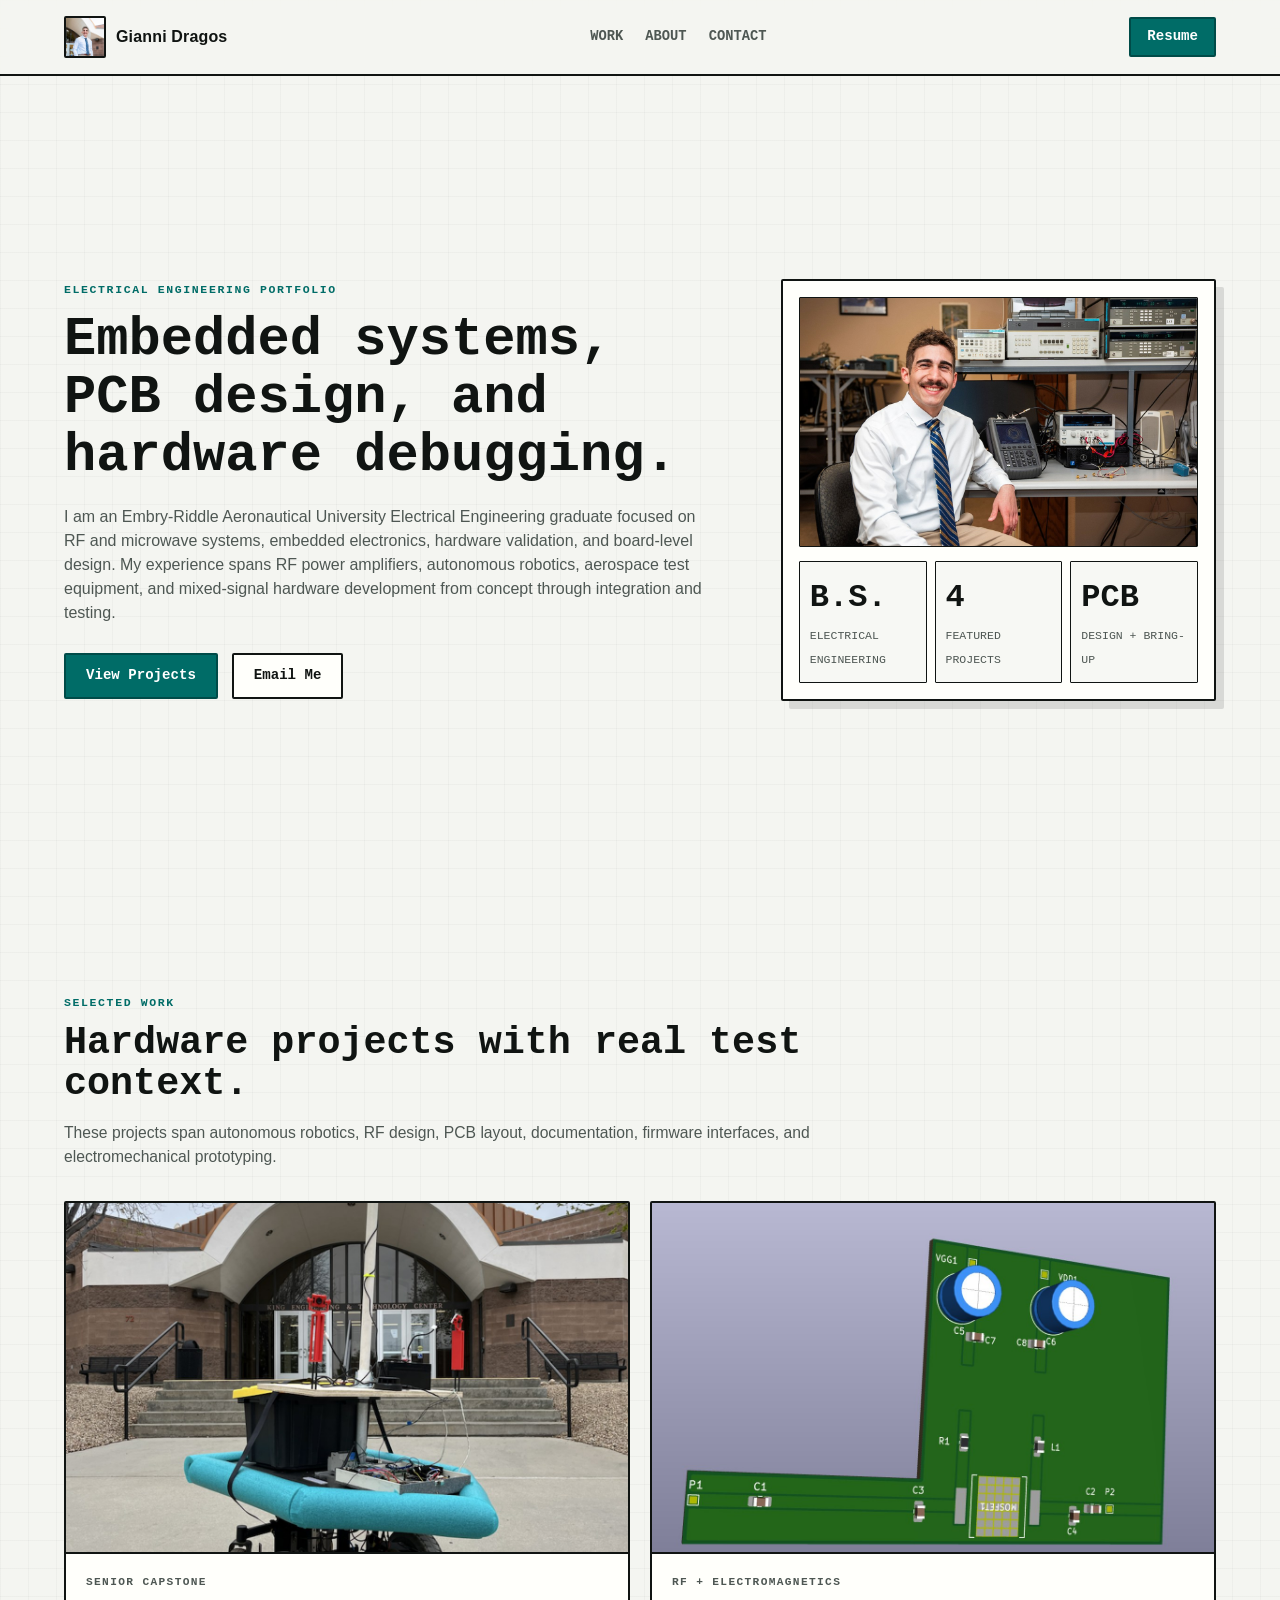
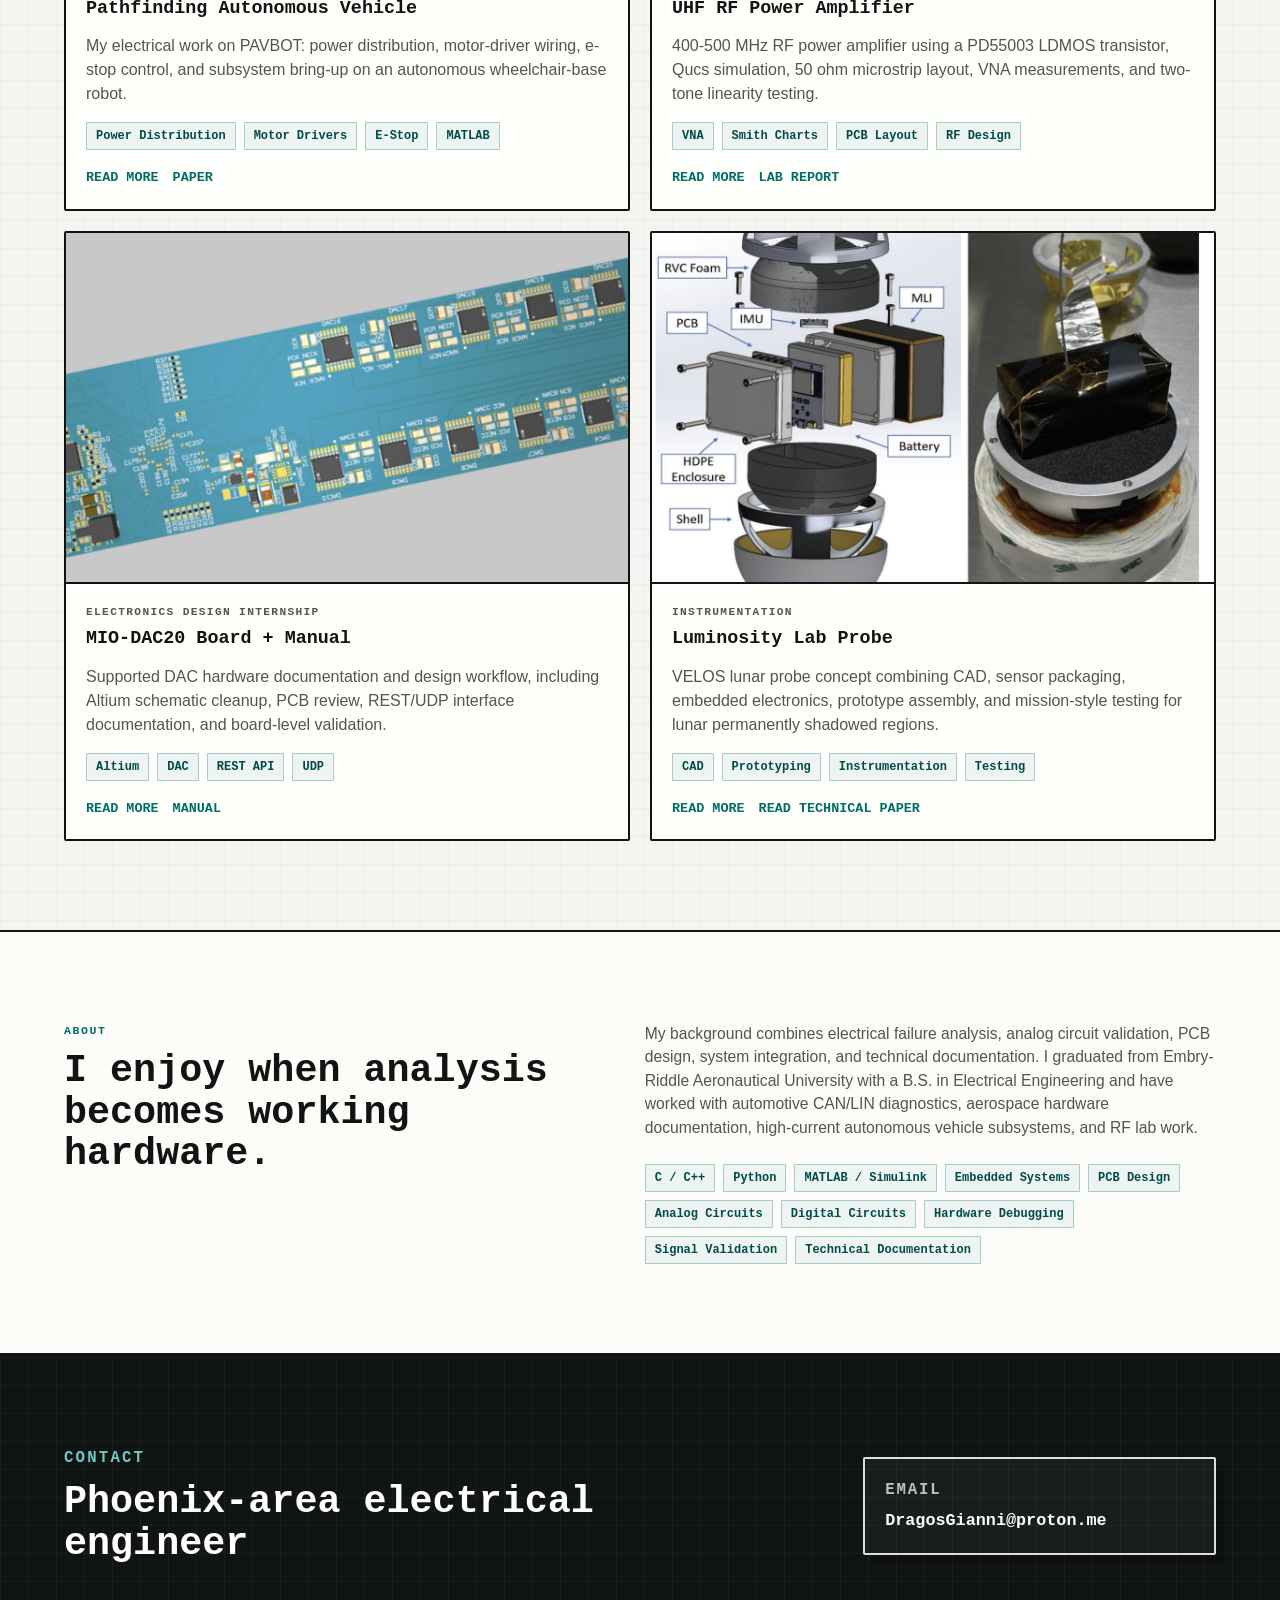
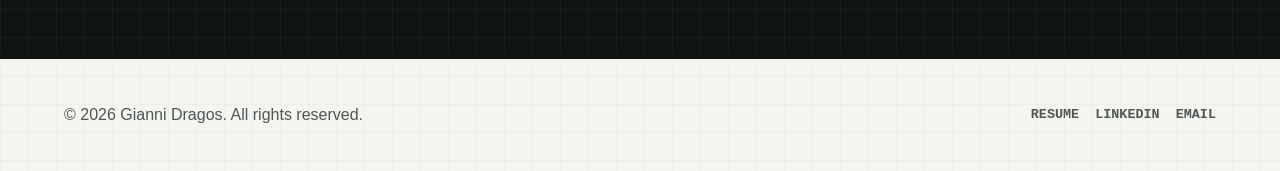
<file: index.html>
<!doctype html>
<html lang="en">
  <head>
    <meta charset="utf-8">
    <meta name="viewport" content="width=device-width, initial-scale=1">
    <title>Gianni Dragos | Online Portfolio</title>
    <meta
      name="description"
      content="Electrical engineering portfolio for Gianni Dragos, featuring embedded systems, PCB design, RF projects, autonomous robotics, and hardware diagnostics."
    >
    <link rel="stylesheet" href="styles.css">
  </head>
  <body>
    <header class="site-header">
      <a class="brand" href="#home" aria-label="Go to home">
        <img class="brand-photo" src="assets/portrait-professional.jpg" alt="Portrait of Gianni Dragos" width="42" height="42">
        <span>Gianni Dragos</span>
      </a>
      <nav class="nav" aria-label="Primary navigation">
        <a href="#work">Work</a>
        <a href="#about">About</a>
        <a href="#contact">Contact</a>
      </nav>
      <a class="button button-small" href="assets/GianniDragosResume.pdf" target="_blank" rel="noreferrer">Resume</a>
    </header>

    <main id="home">
      <section class="hero">
        <div class="hero-copy">
          <p class="eyebrow">Electrical engineering portfolio</p>
          <h1>Embedded systems, PCB design, and hardware debugging.</h1>
          <p class="hero-text">
            I am an Embry-Riddle Aeronautical University Electrical Engineering graduate focused on RF and microwave systems, embedded electronics, 
            hardware validation, and board-level design. My experience spans RF power amplifiers, autonomous robotics, aerospace test equipment, 
            and mixed-signal hardware development from concept through integration and testing.
          </p>
          <div class="hero-actions" aria-label="Portfolio actions">
            <a class="button" href="#work">View Projects</a>
            <a class="button button-muted" href="mailto:DragosGianni@proton.me">Email Me</a>
          </div>
        </div>

        <div class="hero-panel" aria-label="Portfolio snapshot">
          <img
            class="hero-image"
            src="assets/hero-professional.jpg"
            alt="Gianni seated at an electronics lab bench with test equipment"
          >
          <div class="metric-grid" aria-label="Highlights">
            <div>
              <strong>B.S.</strong>
              <span>Electrical Engineering</span>
            </div>
            <div>
              <strong>4</strong>
              <span>Featured Projects</span>
            </div>
            <div>
              <strong>PCB</strong>
              <span>Design + Bring-Up</span>
            </div>
          </div>
          
        </div>
      </section>

      <section class="section" id="work">
        <div class="section-heading">
          <p class="eyebrow">Selected work</p>
          <h2>Hardware projects with real test context.</h2>
          <p>
            These projects span autonomous robotics, RF design, PCB layout,
            documentation, firmware interfaces, and electromechanical prototyping.
          </p>
        </div>

        <div class="project-grid">
          <article class="project-card">
            <img
              class="project-preview"
              src="assets/pavbot.jpg"
              alt="Pathfinding autonomous vehicle platform outside an engineering building"
            >
            <div class="project-body">
              <p class="project-type">Senior Capstone</p>
              <h3>Pathfinding Autonomous Vehicle</h3>
              <p>
                My electrical work on PAVBOT: power distribution, motor-driver
                wiring, e-stop control, and subsystem bring-up on an autonomous
                wheelchair-base robot.
              </p>
              <div class="tag-row">
                <span>Power Distribution</span>
                <span>Motor Drivers</span>
                <span>E-Stop</span>
                <span>MATLAB</span>
              </div>
              <div class="project-links">
                <a href="projects/pavbot.html">Read more</a>
                <a href="assets/pavbot-paper.pdf" target="_blank" rel="noreferrer">Paper</a>
              </div>
            </div>
          </article>

          <article class="project-card">
            <img
              class="project-preview"
              src="assets/rf-board.jpg"
              alt="RF communications PCB render with capacitors, inductors, and trace layout"
            >
            <div class="project-body">
              <p class="project-type">RF + Electromagnetics</p>
              <h3>UHF RF Power Amplifier</h3>
              <p>
                400-500 MHz RF power amplifier using a PD55003 LDMOS transistor,
                Qucs simulation, 50 ohm microstrip layout, VNA measurements,
                and two-tone linearity testing.
              </p>
              <div class="tag-row">
                <span>VNA</span>
                <span>Smith Charts</span>
                <span>PCB Layout</span>
                <span>RF Design</span>
              </div>
              <div class="project-links">
                <a href="projects/rf-design.html">Read more</a>
                <a href="assets/ee412-uhf-power-amp.pdf" target="_blank" rel="noreferrer">Lab report</a>
              </div>
            </div>
          </article>

          <article class="project-card">
            <img
              class="project-preview"
              src="assets/miodac-board.jpg"
              alt="MIO-DAC20 circuit board render with connectors and repeated analog output stages"
            >
            <div class="project-body">
              <p class="project-type">Electronics Design Internship</p>
              <h3>MIO-DAC20 Board + Manual</h3>
              <p>
                Supported DAC hardware documentation and design workflow,
                including Altium schematic cleanup, PCB review, REST/UDP
                interface documentation, and board-level validation.
              </p>
              <div class="tag-row">
                <span>Altium</span>
                <span>DAC</span>
                <span>REST API</span>
                <span>UDP</span>
              </div>
              <div class="project-links">
                <a href="projects/miodac.html">Read more</a>
                <a href="assets/miodac-user-manual.pdf" target="_blank" rel="noreferrer">Manual</a>
              </div>
            </div>
          </article>

          <article class="project-card">
            <img
              class="project-preview"
              src="assets/luminosity-probe.jpg"
              alt="Exploded CAD view and assembled probe for a luminosity lab project"
            >
            <div class="project-body">
              <p class="project-type">Instrumentation</p>
              <h3>Luminosity Lab Probe</h3>
              <p>
                VELOS lunar probe concept combining CAD, sensor packaging,
                embedded electronics, prototype assembly, and mission-style
                testing for lunar permanently shadowed regions.
              </p>
              <div class="tag-row">
                <span>CAD</span>
                <span>Prototyping</span>
                <span>Instrumentation</span>
                <span>Testing</span>
              </div>
              <div class="project-links">
                <a href="projects/velos.html">Read more</a>
                <a href="https://bigidea.nianet.org/wp-content/uploads/2020-BIG-Idea-Technical-Paper_ASU.pdf" target="_blank" rel="noreferrer">Read technical paper</a>
              </div>
            </div>
          </article>
        </div>
      </section>

      <section class="section split-section" id="about">
        <div class="section-heading">
          <p class="eyebrow">About</p>
          <h2>I enjoy when analysis becomes working hardware.</h2>
        </div>
        <div class="about-copy">
          <p>
            My background combines electrical failure analysis, analog circuit
            validation, PCB design, system integration, and technical documentation.
            I graduated from Embry-Riddle Aeronautical University with a B.S. in
            Electrical Engineering and have worked with automotive CAN/LIN
            diagnostics, aerospace hardware documentation, high-current autonomous
            vehicle subsystems, and RF lab work.
          </p>
          <div class="skills" aria-label="Skills">
            <span>C / C++</span>
            <span>Python</span>
            <span>MATLAB / Simulink</span>
            <span>Embedded Systems</span>
            <span>PCB Design</span>
            <span>Analog Circuits</span>
            <span>Digital Circuits</span>
            <span>Hardware Debugging</span>
            <span>Signal Validation</span>
            <span>Technical Documentation</span>
          </div>
        </div>
      </section>

      <section class="section contact-section" id="contact">
        <div>
          <p class="eyebrow">Contact</p>
          <h2>Phoenix-area electrical engineer</h2>
          <!-- <p>
            I am targeting roles in Phoenix, Arizona involving RF hardware,
            embedded systems, board-level design, validation, and failure analysis.
          </p> -->
        </div>
        <div class="contact-card">
          <div>
            <p class="contact-label">Email</p>
            <a class="contact-value" href="mailto:DragosGianni@proton.me">DragosGianni@proton.me</a>
          </div>
        </div>
      </section>
    </main>

    <footer class="site-footer">
      <p>© <span id="year"></span> Gianni Dragos. All rights reserved.</p>
      <div class="social-links" aria-label="Social links">
        <a href="assets/GianniDragosResume.pdf" target="_blank" rel="noreferrer">Resume</a>
        <a href="https://www.linkedin.com/in/gianni-dragos/" target="_blank" rel="noreferrer">LinkedIn</a>
        <a href="mailto:DragosGianni@proton.me">Email</a>
      </div>
    </footer>

    <script src="script.js"></script>
  </body>
</html>
</file>
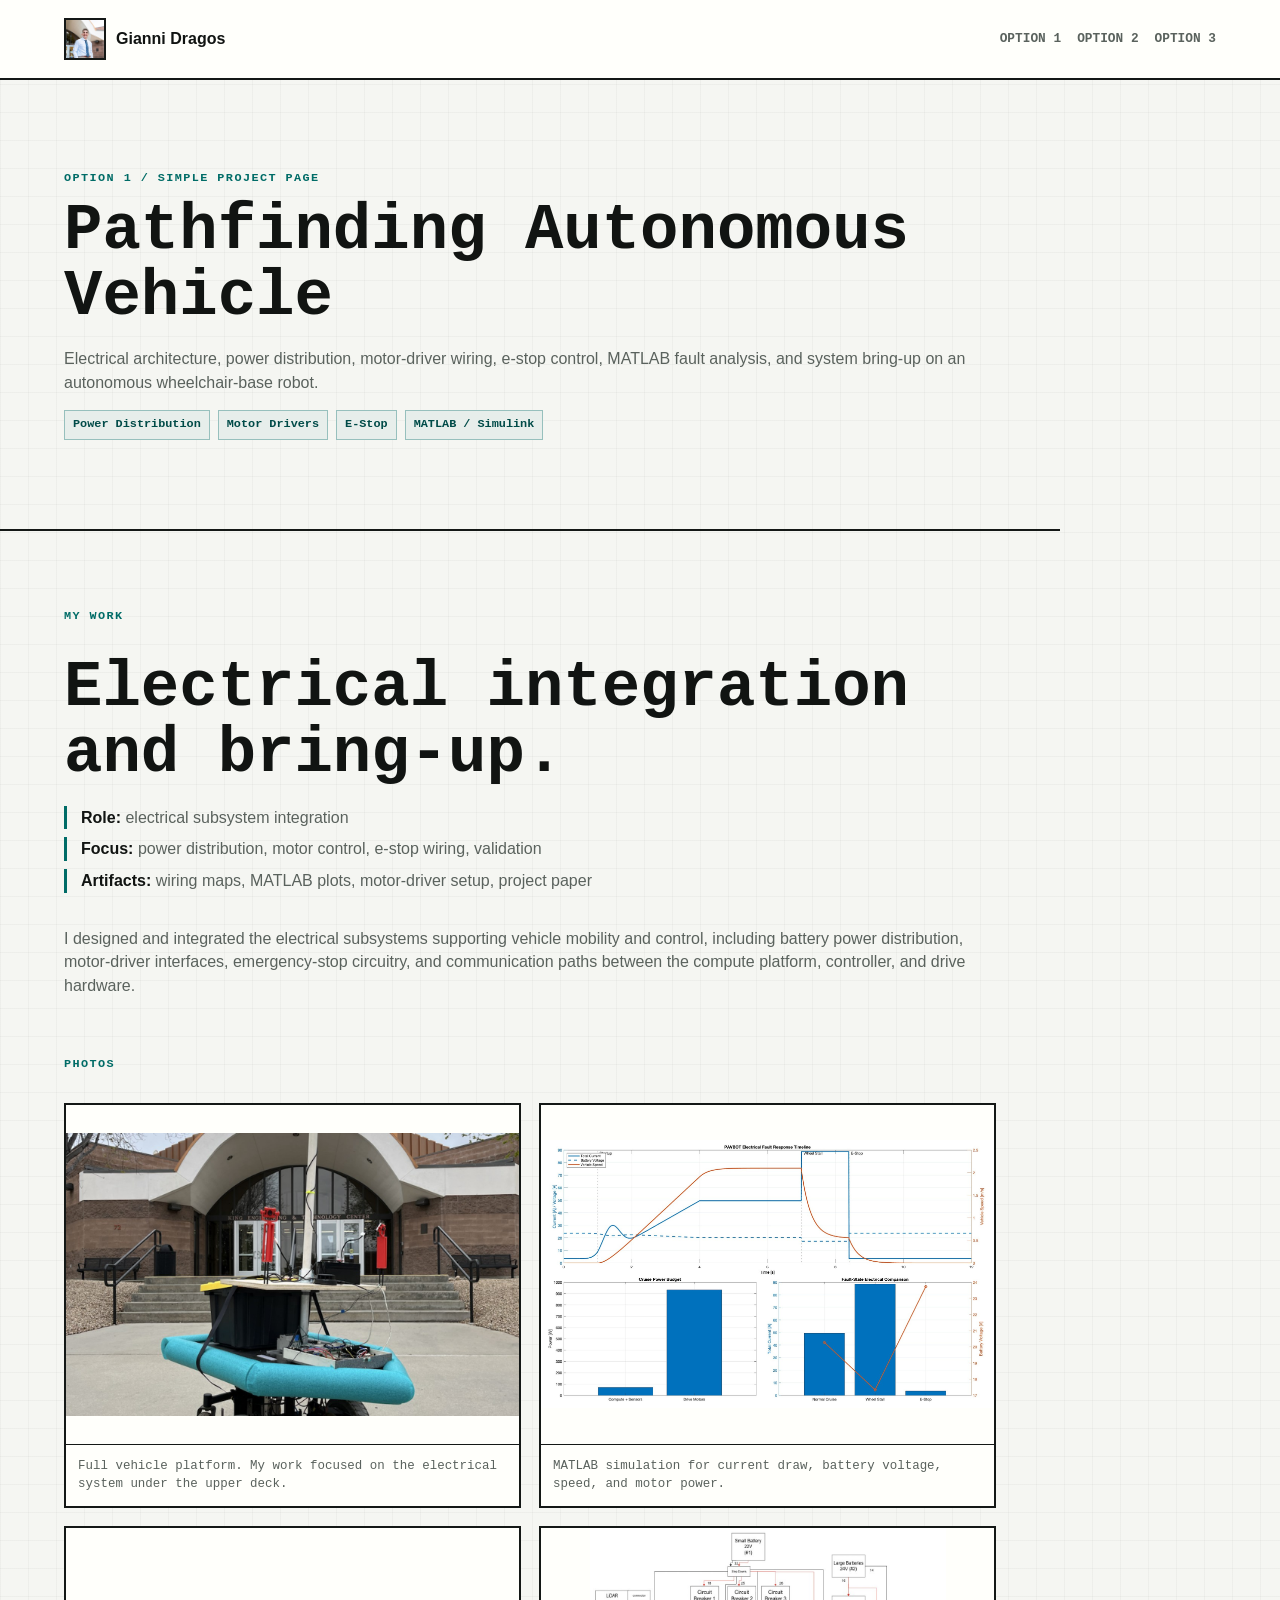
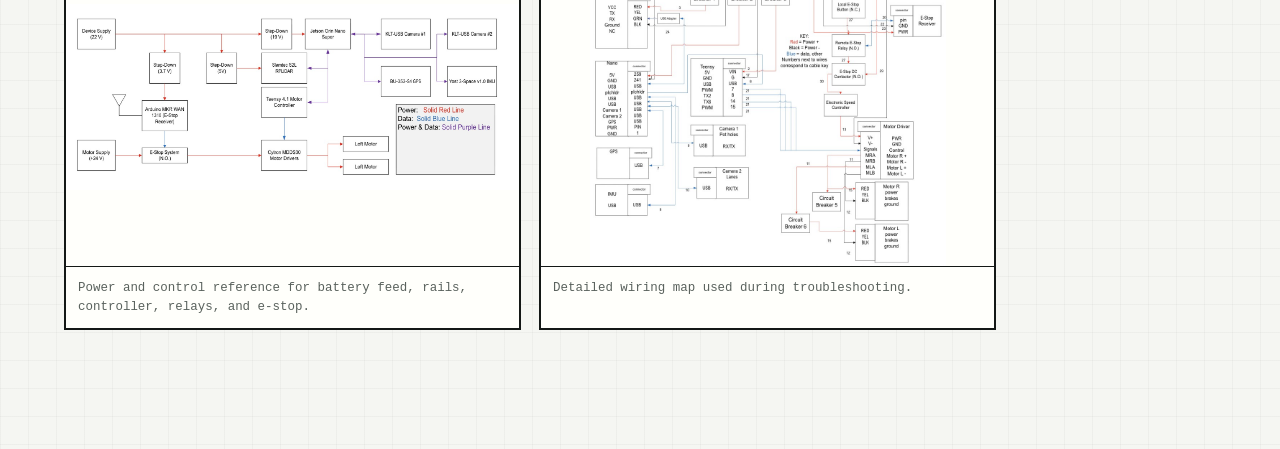
<file: design-options/option-1-casefile.html>
<!doctype html>
<html lang="en">
  <head>
    <meta charset="utf-8">
    <meta name="viewport" content="width=device-width, initial-scale=1">
    <title>Option 1 - Case File Project Layout</title>
    <link rel="stylesheet" href="project-layouts.css">
  </head>
  <body class="casefile">
    <header class="option-header">
      <a class="option-brand" href="../index.html">
        <img src="../assets/portrait-professional.jpg" alt="Gianni Dragos">
        <span>Gianni Dragos</span>
      </a>
      <nav class="option-nav">
        <a href="option-1-casefile.html">Option 1</a>
        <a href="option-2-labbook.html">Option 2</a>
        <a href="option-3-board.html">Option 3</a>
      </nav>
    </header>

    <main>
      <section class="casefile-hero simple-project-hero">
        <div>
          <p class="option-kicker">Option 1 / Simple Project Page</p>
          <h1 class="option-title">Pathfinding Autonomous Vehicle</h1>
          <p class="option-copy">
            Electrical architecture, power distribution, motor-driver wiring,
            e-stop control, MATLAB fault analysis, and system bring-up on an
            autonomous wheelchair-base robot.
          </p>
          <div class="option-pillrow">
            <span>Power Distribution</span>
            <span>Motor Drivers</span>
            <span>E-Stop</span>
            <span>MATLAB / Simulink</span>
          </div>
        </div>
      </section>

      <section class="casefile-body simple-project-body">
        <div>
          <section class="casefile-section">
            <p class="option-kicker">My Work</p>
            <h2 class="option-title">Electrical integration and bring-up.</h2>
            <ul class="simple-facts">
              <li><b>Role:</b> electrical subsystem integration</li>
              <li><b>Focus:</b> power distribution, motor control, e-stop wiring, validation</li>
              <li><b>Artifacts:</b> wiring maps, MATLAB plots, motor-driver setup, project paper</li>
            </ul>
            <p class="option-copy">
              I designed and integrated the electrical subsystems supporting
              vehicle mobility and control, including battery power distribution,
              motor-driver interfaces, emergency-stop circuitry, and communication
              paths between the compute platform, controller, and drive hardware.
            </p>
          </section>

          <section class="casefile-section">
            <p class="option-kicker">Photos</p>
            <div class="casefile-gallery">
              <figure>
                <img src="../assets/pavbot-field.jpg" alt="PAVBOT outside an engineering building">
                <figcaption class="option-caption">Full vehicle platform. My work focused on the electrical system under the upper deck.</figcaption>
              </figure>
              <figure>
                <img src="../assets/pavbot-matlab-simulation.jpg" alt="MATLAB fault-response simulation">
                <figcaption class="option-caption">MATLAB simulation for current draw, battery voltage, speed, and motor power.</figcaption>
              </figure>
              <figure>
                <img src="../assets/pavbot-power-screenshot.jpg" alt="PAVBOT power diagram">
                <figcaption class="option-caption">Power and control reference for battery feed, rails, controller, relays, and e-stop.</figcaption>
              </figure>
              <figure>
                <img src="../assets/pavbot-wiring-diagram.jpg" alt="Detailed wiring diagram">
                <figcaption class="option-caption">Detailed wiring map used during troubleshooting.</figcaption>
              </figure>
            </div>
          </section>
        </div>
      </section>
    </main>
  </body>
</html>
</file>
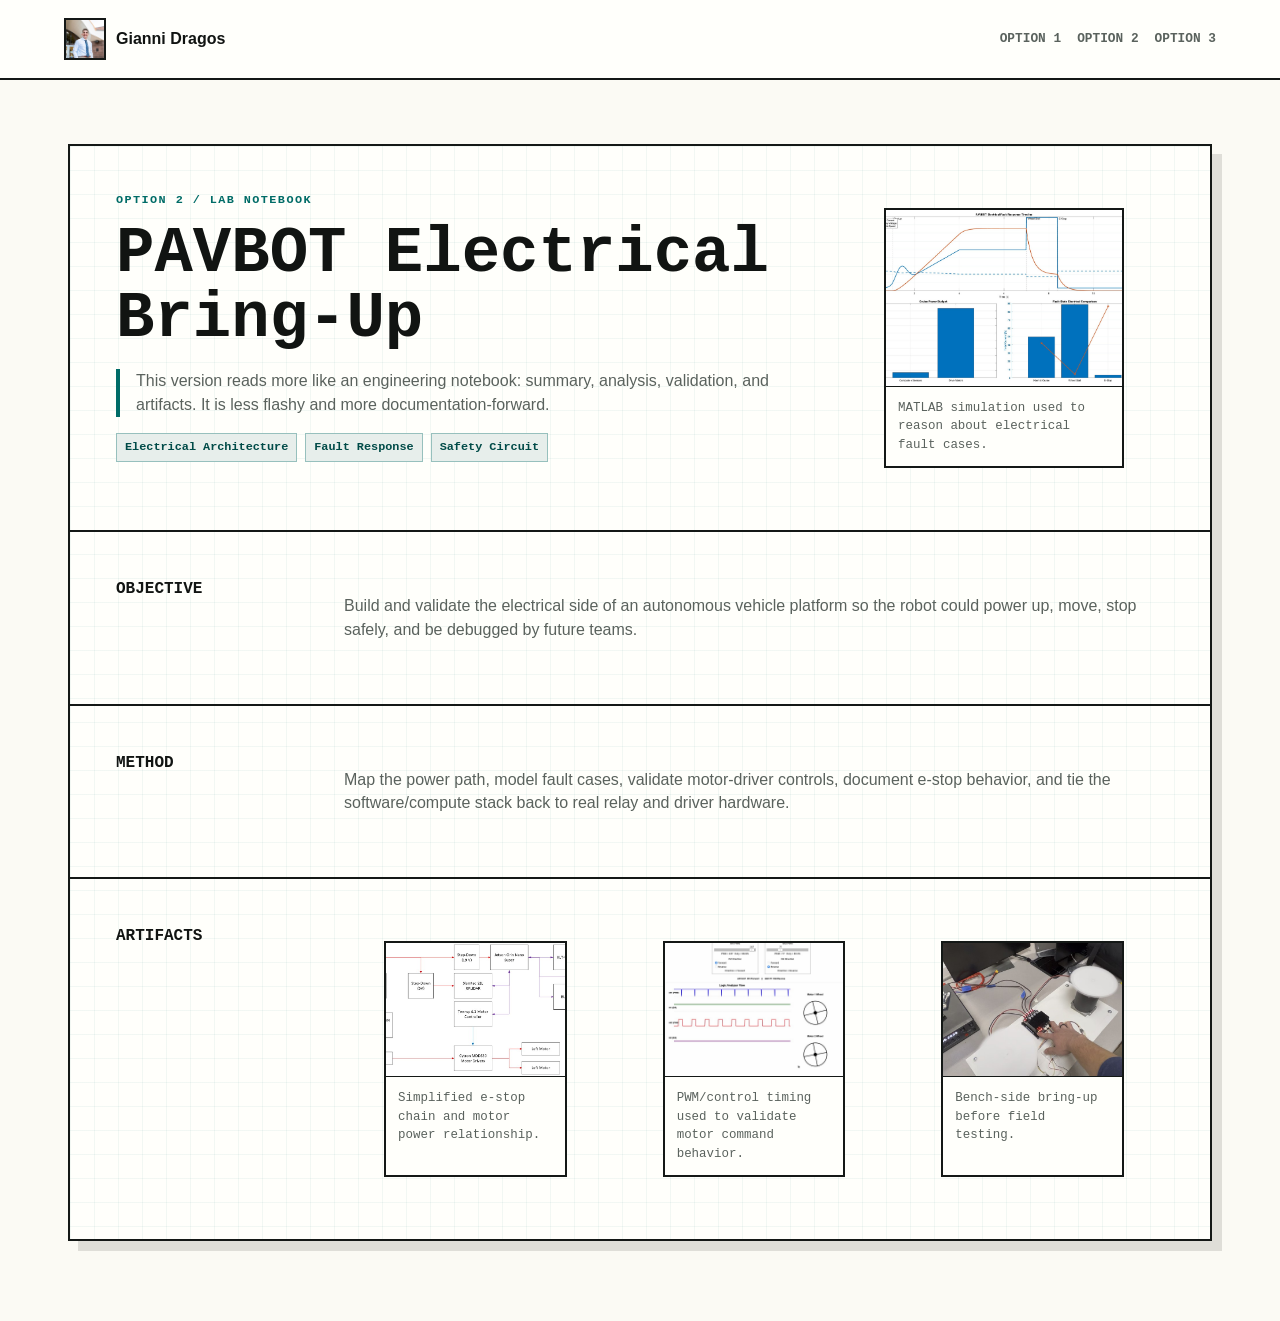
<file: design-options/option-2-labbook.html>
<!doctype html>
<html lang="en">
  <head>
    <meta charset="utf-8">
    <meta name="viewport" content="width=device-width, initial-scale=1">
    <title>Option 2 - Lab Notebook Project Layout</title>
    <link rel="stylesheet" href="project-layouts.css">
  </head>
  <body class="labbook">
    <header class="option-header">
      <a class="option-brand" href="../index.html">
        <img src="../assets/portrait-professional.jpg" alt="Gianni Dragos">
        <span>Gianni Dragos</span>
      </a>
      <nav class="option-nav">
        <a href="option-1-casefile.html">Option 1</a>
        <a href="option-2-labbook.html">Option 2</a>
        <a href="option-3-board.html">Option 3</a>
      </nav>
    </header>

    <main class="labbook-main">
      <article class="labbook-sheet">
        <section class="labbook-hero">
          <div>
            <p class="option-kicker">Option 2 / Lab Notebook</p>
            <h1 class="option-title">PAVBOT Electrical Bring-Up</h1>
            <p class="labbook-note">
              This version reads more like an engineering notebook: summary,
              analysis, validation, and artifacts. It is less flashy and more
              documentation-forward.
            </p>
            <div class="option-pillrow">
              <span>Electrical Architecture</span>
              <span>Fault Response</span>
              <span>Safety Circuit</span>
            </div>
          </div>
          <figure class="labbook-card">
            <img src="../assets/pavbot-matlab-simulation.jpg" alt="MATLAB simulation">
            <figcaption class="option-caption">MATLAB simulation used to reason about electrical fault cases.</figcaption>
          </figure>
        </section>

        <section class="labbook-section">
          <h2>Objective</h2>
          <div>
            <p class="option-copy">
              Build and validate the electrical side of an autonomous vehicle
              platform so the robot could power up, move, stop safely, and be
              debugged by future teams.
            </p>
          </div>
        </section>

        <section class="labbook-section">
          <h2>Method</h2>
          <div>
            <p class="option-copy">
              Map the power path, model fault cases, validate motor-driver
              controls, document e-stop behavior, and tie the software/compute
              stack back to real relay and driver hardware.
            </p>
          </div>
        </section>

        <section class="labbook-section">
          <h2>Artifacts</h2>
          <div class="labbook-grid">
            <figure class="labbook-card">
              <img src="../assets/pavbot-friendly-wiring.jpg" alt="E-stop wiring">
              <figcaption class="option-caption">Simplified e-stop chain and motor power relationship.</figcaption>
            </figure>
            <figure class="labbook-card">
              <img src="../assets/pavbot-pwm-logic.jpg" alt="PWM timing">
              <figcaption class="option-caption">PWM/control timing used to validate motor command behavior.</figcaption>
            </figure>
            <figure class="labbook-card">
              <img src="../assets/pavbot-demo-thumb.jpg" alt="Bench bring-up">
              <figcaption class="option-caption">Bench-side bring-up before field testing.</figcaption>
            </figure>
          </div>
        </section>
      </article>
    </main>
  </body>
</html>
</file>
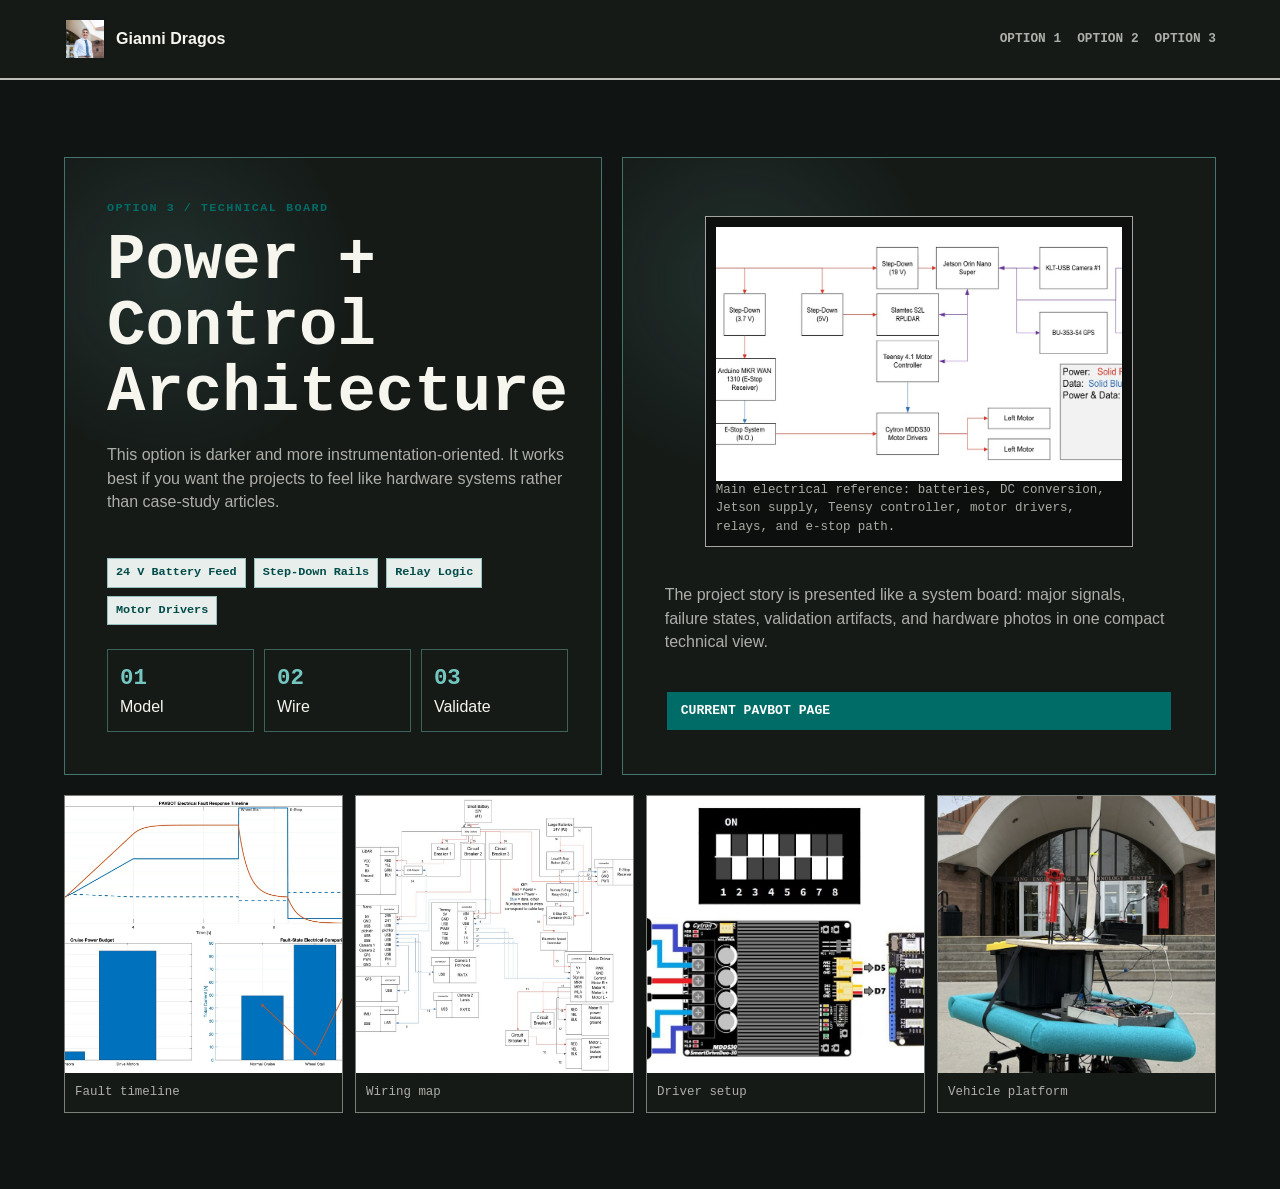
<file: design-options/option-3-board.html>
<!doctype html>
<html lang="en">
  <head>
    <meta charset="utf-8">
    <meta name="viewport" content="width=device-width, initial-scale=1">
    <title>Option 3 - Technical Board Project Layout</title>
    <link rel="stylesheet" href="project-layouts.css">
  </head>
  <body class="board">
    <header class="option-header">
      <a class="option-brand" href="../index.html">
        <img src="../assets/portrait-professional.jpg" alt="Gianni Dragos">
        <span>Gianni Dragos</span>
      </a>
      <nav class="option-nav">
        <a href="option-1-casefile.html">Option 1</a>
        <a href="option-2-labbook.html">Option 2</a>
        <a href="option-3-board.html">Option 3</a>
      </nav>
    </header>

    <main class="board-main">
      <section class="board-grid">
        <div class="board-panel hero-panel-option">
          <div>
            <p class="option-kicker">Option 3 / Technical Board</p>
            <h1 class="option-title">Power + Control Architecture</h1>
            <p class="option-copy">
              This option is darker and more instrumentation-oriented. It works
              best if you want the projects to feel like hardware systems rather
              than case-study articles.
            </p>
          </div>
          <div>
            <div class="option-pillrow">
              <span>24 V Battery Feed</span>
              <span>Step-Down Rails</span>
              <span>Relay Logic</span>
              <span>Motor Drivers</span>
            </div>
            <div class="board-stat-grid">
              <div class="board-stat"><b>01</b><span>Model</span></div>
              <div class="board-stat"><b>02</b><span>Wire</span></div>
              <div class="board-stat"><b>03</b><span>Validate</span></div>
            </div>
          </div>
        </div>

        <div class="board-panel">
          <figure class="board-photo">
            <img src="../assets/pavbot-power-screenshot.jpg" alt="PAVBOT power and control diagram">
            <figcaption class="option-caption">
              Main electrical reference: batteries, DC conversion, Jetson supply,
              Teensy controller, motor drivers, relays, and e-stop path.
            </figcaption>
          </figure>
          <div class="board-stack">
            <p class="option-copy">
              The project story is presented like a system board: major signals,
              failure states, validation artifacts, and hardware photos in one
              compact technical view.
            </p>
            <a class="option-button" href="../projects/pavbot.html">Current PAVBOT Page</a>
          </div>
        </div>
      </section>

      <section class="board-stack">
        <div class="board-gallery">
          <figure>
            <img src="../assets/pavbot-matlab-simulation.jpg" alt="MATLAB simulation">
            <figcaption class="option-caption">Fault timeline</figcaption>
          </figure>
          <figure>
            <img src="../assets/pavbot-wiring-diagram.jpg" alt="Wiring diagram">
            <figcaption class="option-caption">Wiring map</figcaption>
          </figure>
          <figure>
            <img src="../assets/pavbot-motor-driver.jpg" alt="Motor driver">
            <figcaption class="option-caption">Driver setup</figcaption>
          </figure>
          <figure>
            <img src="../assets/pavbot-field.jpg" alt="PAVBOT vehicle">
            <figcaption class="option-caption">Vehicle platform</figcaption>
          </figure>
        </div>
      </section>
    </main>
  </body>
</html>
</file>
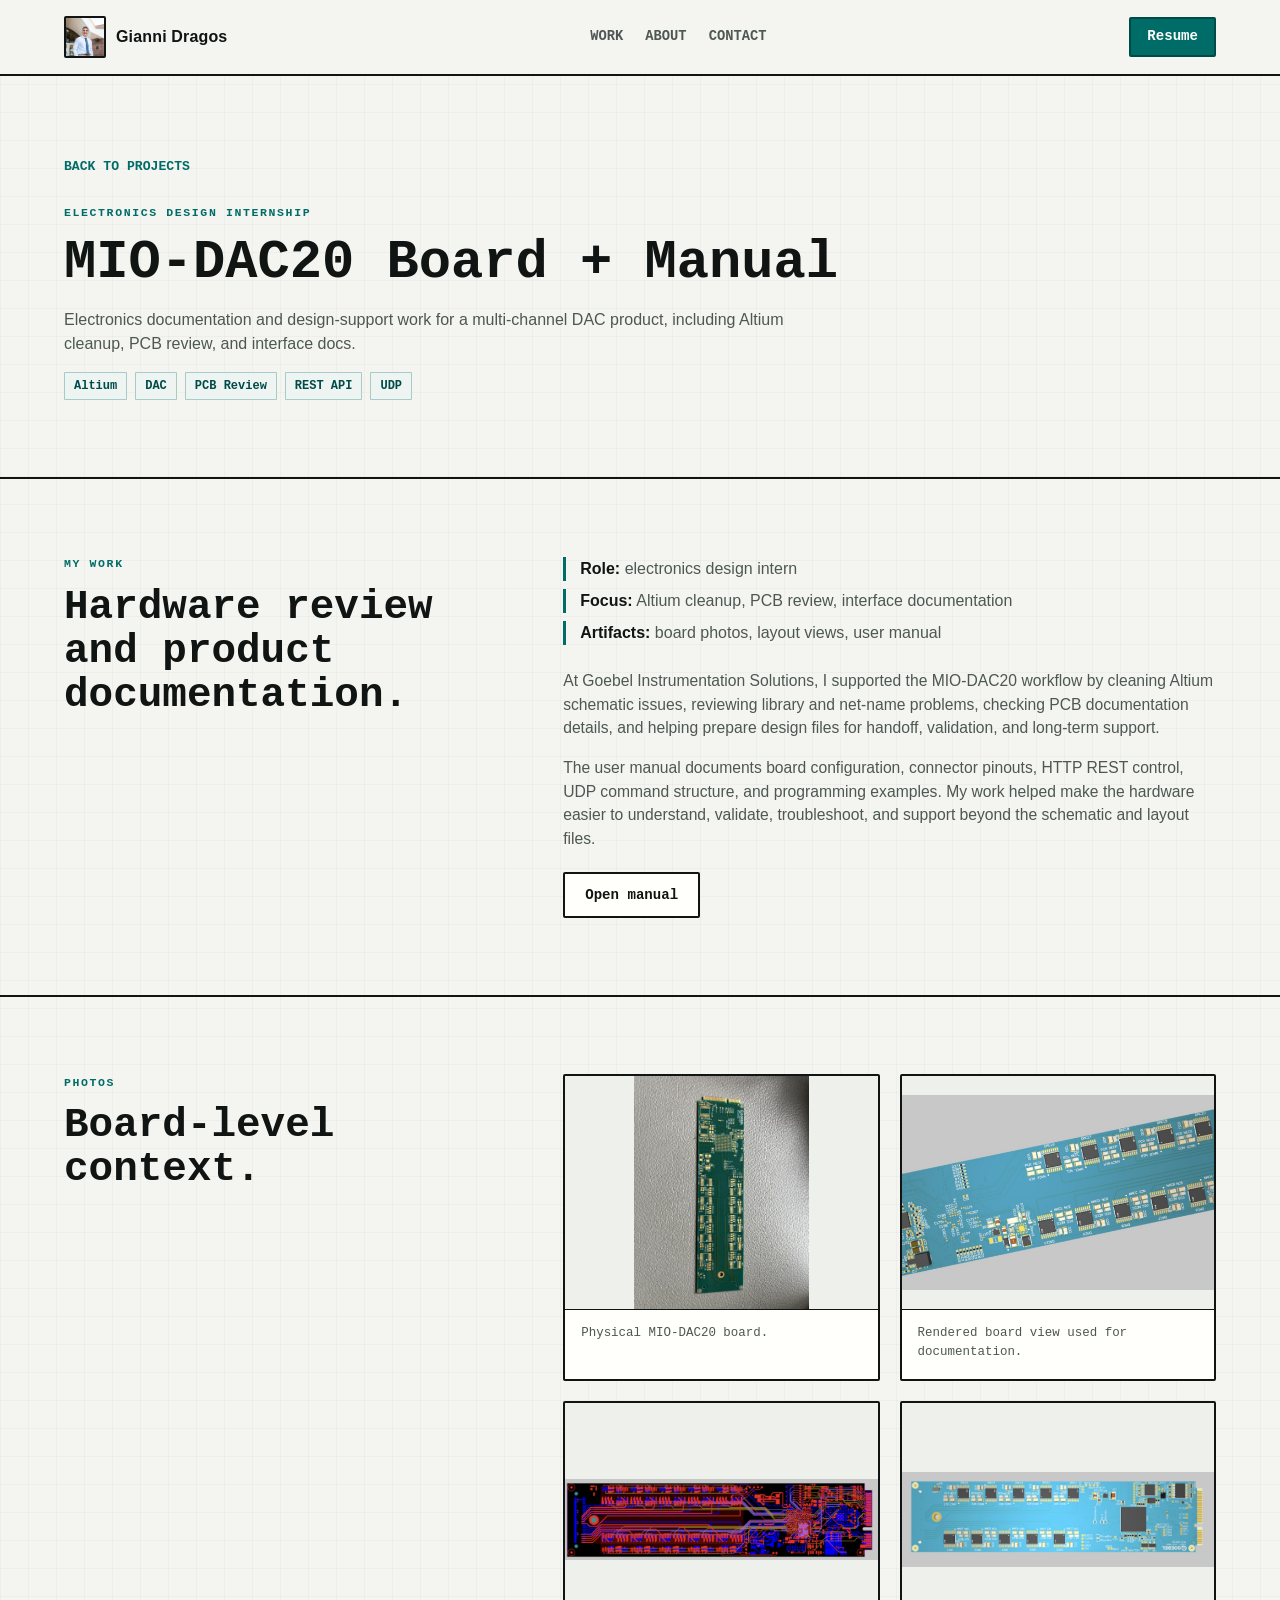
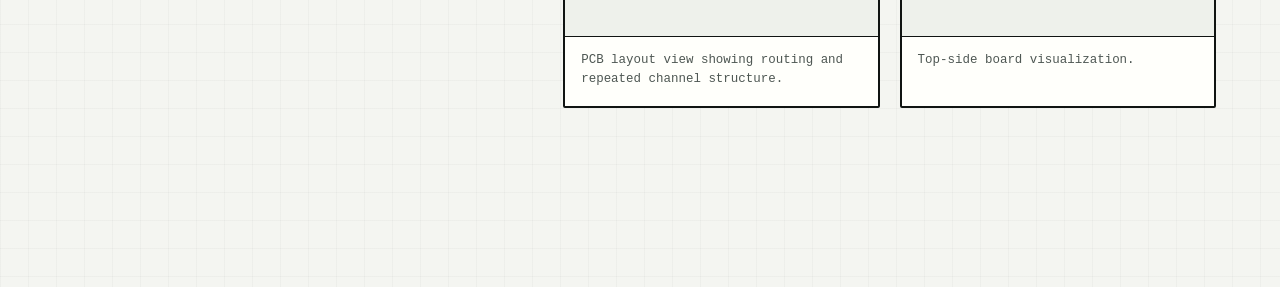
<file: projects/miodac.html>
<!doctype html>
<html lang="en">
  <head>
    <meta charset="utf-8">
    <meta name="viewport" content="width=device-width, initial-scale=1">
    <title>MIO-DAC20 | Gianni Dragos</title>
    <meta
      name="description"
      content="MIO-DAC20 electronics design and documentation work by Gianni Dragos, including Altium cleanup, PCB review, REST and UDP documentation, and board validation."
    >
    <link rel="stylesheet" href="../styles.css">
  </head>
  <body>
    <header class="site-header">
      <a class="brand" href="../index.html#home" aria-label="Go to home">
        <img class="brand-photo" src="../assets/portrait-professional.jpg" alt="Portrait of Gianni Dragos" width="42" height="42">
        <span>Gianni Dragos</span>
      </a>
      <nav class="nav" aria-label="Primary navigation">
        <a href="../index.html#work">Work</a>
        <a href="../index.html#about">About</a>
        <a href="../index.html#contact">Contact</a>
      </nav>
      <a class="button button-small" href="../assets/GianniDragosResume.pdf" target="_blank" rel="noreferrer">Resume</a>
    </header>

    <main class="case-page">
      <section class="case-hero">
        <a class="back-link" href="../index.html#work">Back to projects</a>
        <p class="eyebrow">Electronics Design Internship</p>
        <h1>MIO-DAC20 Board + Manual</h1>
        <p>
          Electronics documentation and design-support work for a multi-channel
          DAC product, including Altium cleanup, PCB review, and interface docs.
        </p>
        <div class="tag-row">
          <span>Altium</span>
          <span>DAC</span>
          <span>PCB Review</span>
          <span>REST API</span>
          <span>UDP</span>
        </div>
      </section>

      <section class="case-section">
        <div>
          <p class="eyebrow">My work</p>
          <h2>Hardware review and product documentation.</h2>
        </div>
        <div class="case-copy">
          <ul class="case-facts">
            <li><b>Role:</b> electronics design intern</li>
            <li><b>Focus:</b> Altium cleanup, PCB review, interface documentation</li>
            <li><b>Artifacts:</b> board photos, layout views, user manual</li>
          </ul>
          <p>
            At Goebel Instrumentation Solutions, I supported the MIO-DAC20 workflow by
            cleaning Altium schematic issues, reviewing library and net-name problems,
            checking PCB documentation details, and helping prepare design files for
            handoff, validation, and long-term support.
          </p>
          <p>
            The user manual documents board configuration, connector pinouts, HTTP REST
            control, UDP command structure, and programming examples. My work helped
            make the hardware easier to understand, validate, troubleshoot, and support
            beyond the schematic and layout files.
          </p>
          <a class="button button-muted inline-button" href="../assets/miodac-user-manual.pdf" target="_blank" rel="noreferrer">Open manual</a>
        </div>
      </section>

      <section class="case-section">
        <div>
          <p class="eyebrow">Photos</p>
          <h2>Board-level context.</h2>
        </div>
        <div class="gallery-grid">
          <figure>
            <img src="../assets/miodac-physical.jpg" alt="Physical MIO-DAC20 circuit board">
            <figcaption>
              Physical MIO-DAC20 board.
            </figcaption>
          </figure>
          <figure>
            <img src="../assets/miodac-render.jpg" alt="Rendered MIO-DAC20 circuit board">
            <figcaption>
              Rendered board view used for documentation.
            </figcaption>
          </figure>
          <figure>
            <img src="../assets/miodac-layout.jpg" alt="MIO-DAC20 PCB layout view">
            <figcaption>
              PCB layout view showing routing and repeated channel structure.
            </figcaption>
          </figure>
          <figure>
            <img src="../assets/miodac-top.jpg" alt="MIO-DAC20 board top view render">
            <figcaption>
              Top-side board visualization.
            </figcaption>
          </figure>
        </div>
      </section>
    </main>
    <script src="../script.js"></script>
  </body>
</html>
</file>
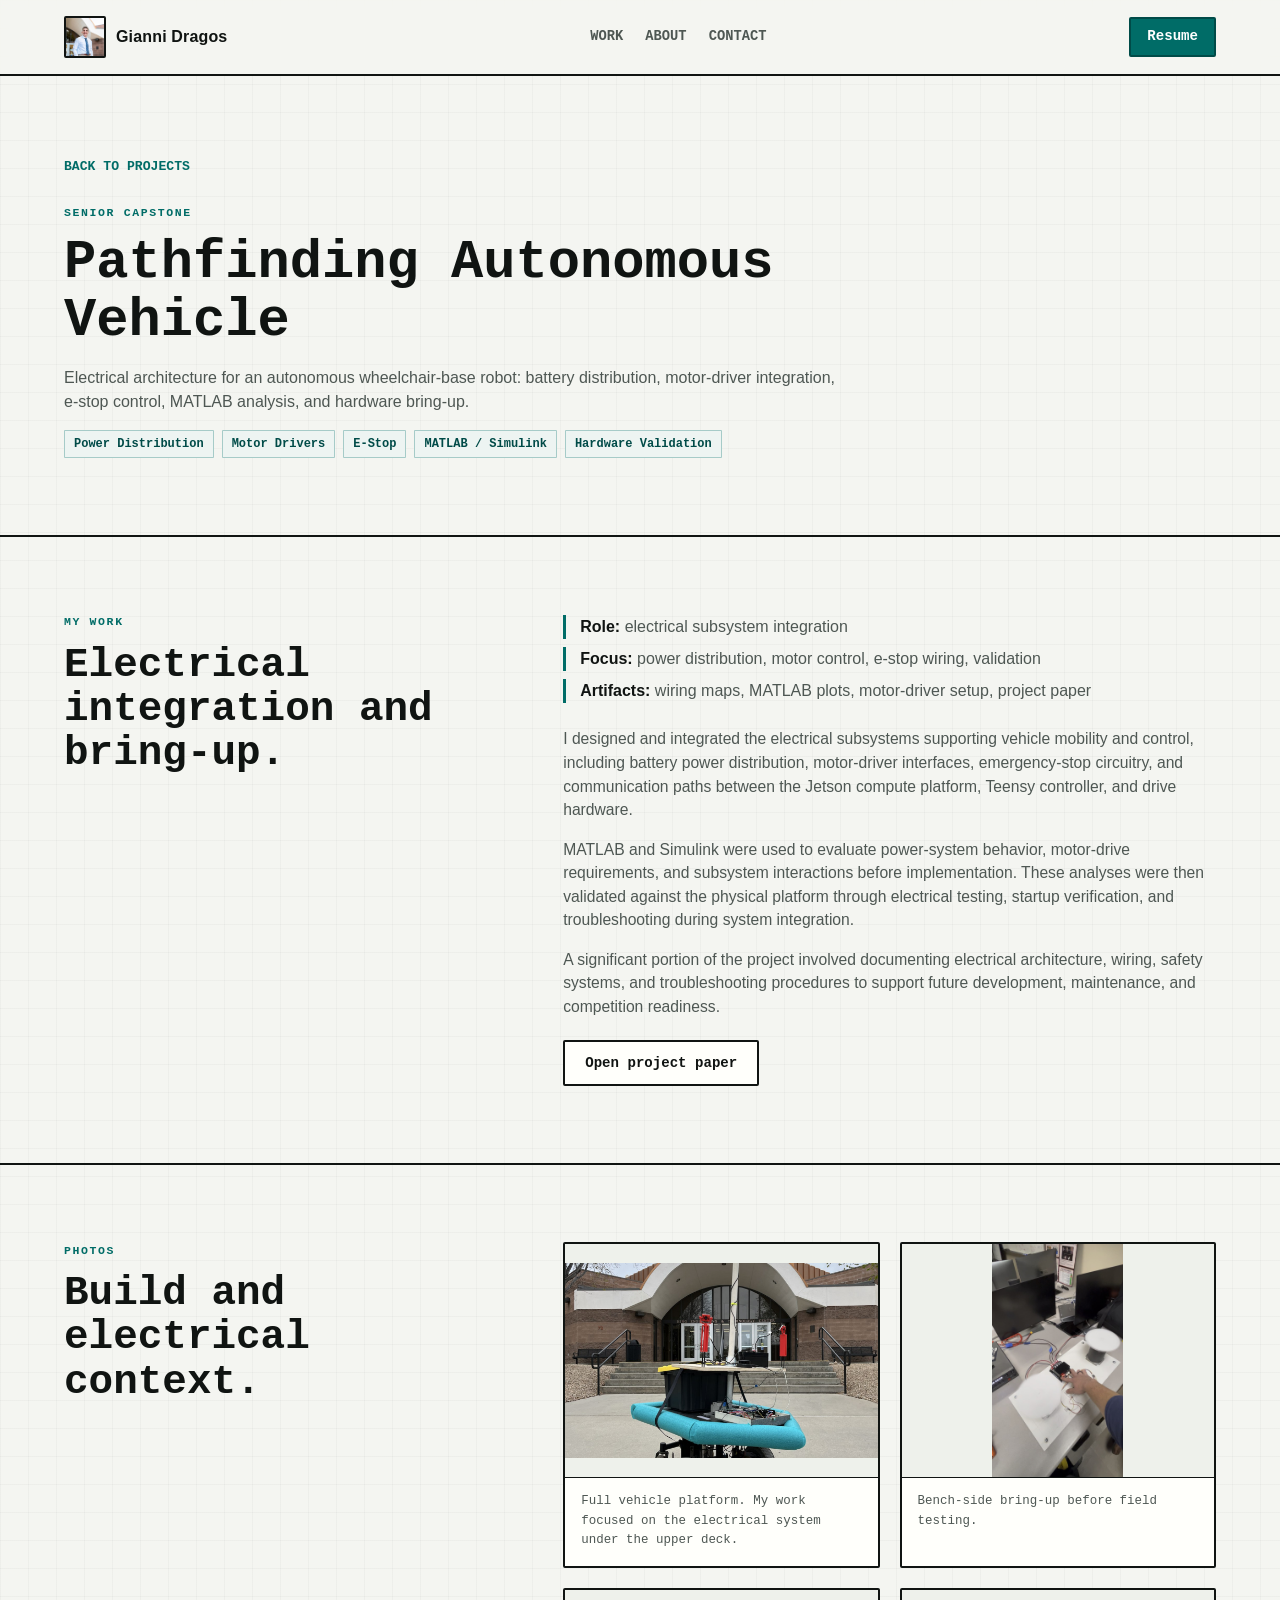
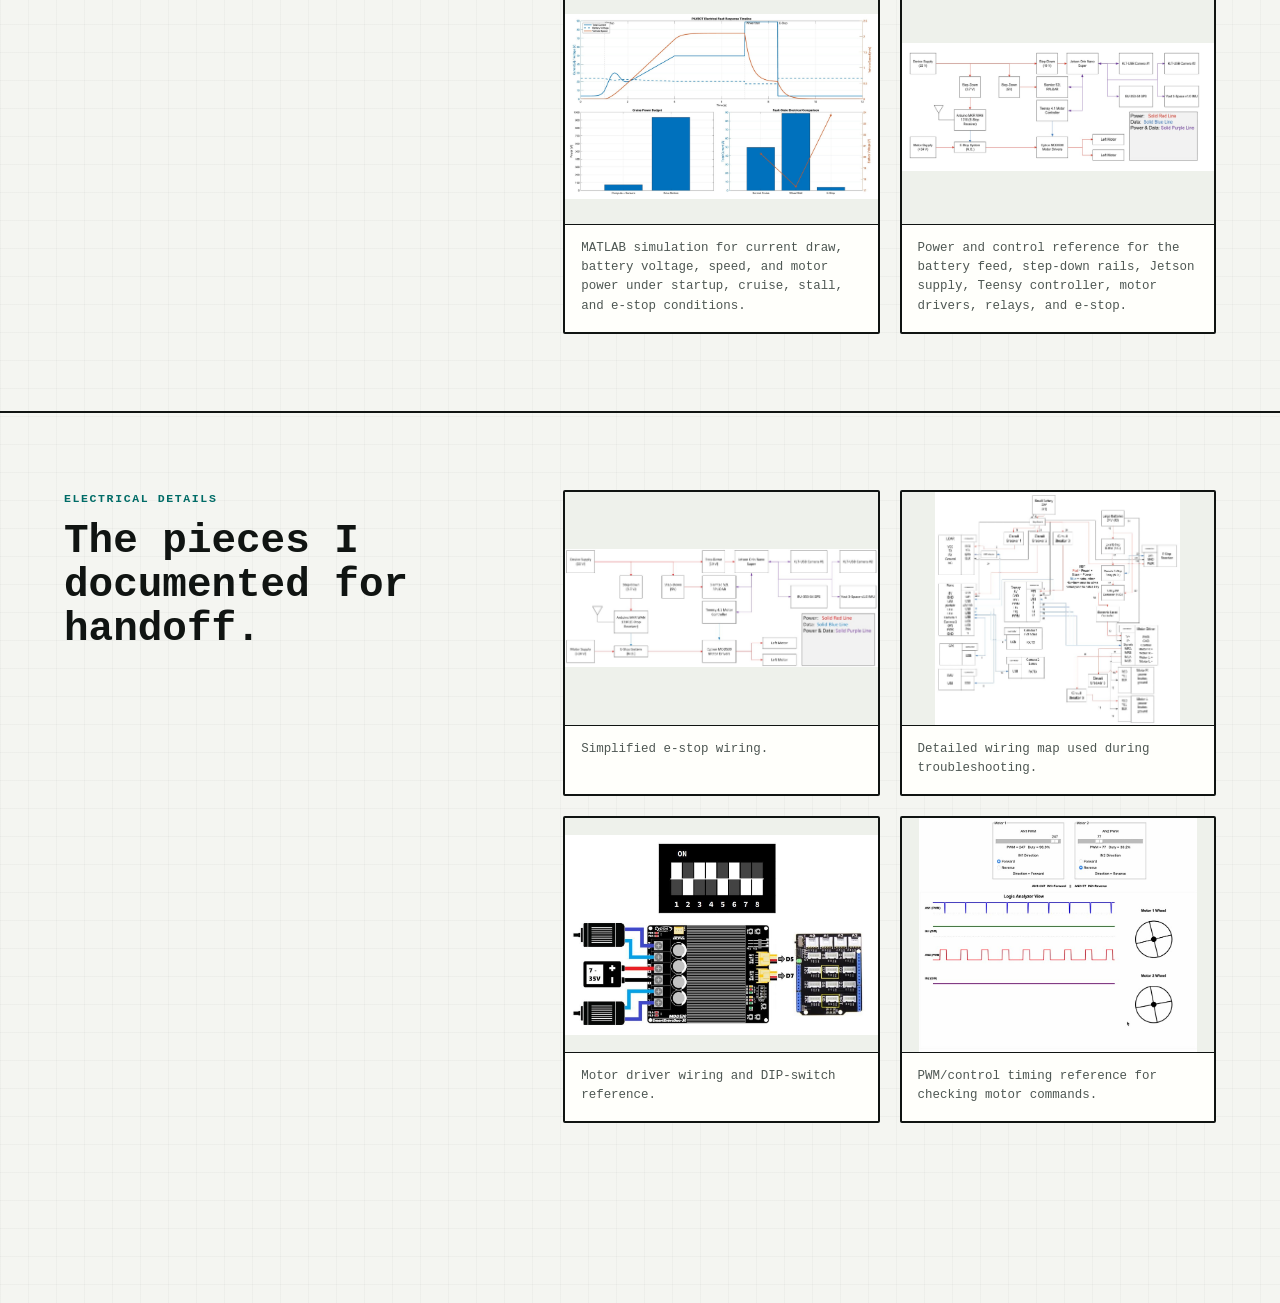
<file: projects/pavbot.html>
<!doctype html>
<html lang="en">
  <head>
    <meta charset="utf-8">
    <meta name="viewport" content="width=device-width, initial-scale=1">
    <title>PAVBOT | Gianni Dragos</title>
    <meta
      name="description"
      content="Pathfinding autonomous vehicle project by Gianni Dragos, focused on power distribution, motor-driver wiring, e-stop control, MATLAB analysis, and electrical bring-up."
    >
    <link rel="stylesheet" href="../styles.css">
  </head>
  <body>
    <header class="site-header">
      <a class="brand" href="../index.html#home" aria-label="Go to home">
        <img class="brand-photo" src="../assets/portrait-professional.jpg" alt="Portrait of Gianni Dragos" width="42" height="42">
        <span>Gianni Dragos</span>
      </a>
      <nav class="nav" aria-label="Primary navigation">
        <a href="../index.html#work">Work</a>
        <a href="../index.html#about">About</a>
        <a href="../index.html#contact">Contact</a>
      </nav>
      <a class="button button-small" href="../assets/GianniDragosResume.pdf" target="_blank" rel="noreferrer">Resume</a>
    </header>

    <main class="case-page">
      <section class="case-hero">
        <a class="back-link" href="../index.html#work">Back to projects</a>
        <p class="eyebrow">Senior Capstone</p>
        <h1>Pathfinding Autonomous Vehicle</h1>
        <p>
          Electrical architecture for an autonomous wheelchair-base robot:
          battery distribution, motor-driver integration, e-stop control,
          MATLAB analysis, and hardware bring-up.
        </p>
        <div class="tag-row">
          <span>Power Distribution</span>
          <span>Motor Drivers</span>
          <span>E-Stop</span>
          <span>MATLAB / Simulink</span>
          <span>Hardware Validation</span>
        </div>
      </section>

      <section class="case-section">
        <div>
          <p class="eyebrow">My work</p>
          <h2>Electrical integration and bring-up.</h2>
        </div>
        <div class="case-copy">
          <ul class="case-facts">
            <li><b>Role:</b> electrical subsystem integration</li>
            <li><b>Focus:</b> power distribution, motor control, e-stop wiring, validation</li>
            <li><b>Artifacts:</b> wiring maps, MATLAB plots, motor-driver setup, project paper</li>
          </ul>
          <p>
            I designed and integrated the electrical subsystems supporting
            vehicle mobility and control, including battery power distribution,
            motor-driver interfaces, emergency-stop circuitry, and communication
            paths between the Jetson compute platform, Teensy controller, and
            drive hardware.
          </p>
          <p>
            MATLAB and Simulink were used to evaluate power-system behavior,
            motor-drive requirements, and subsystem interactions before
            implementation. These analyses were then validated against the
            physical platform through electrical testing, startup verification,
            and troubleshooting during system integration.
          </p>
          <p>
            A significant portion of the project involved documenting electrical
            architecture, wiring, safety systems, and troubleshooting procedures
            to support future development, maintenance, and competition readiness.
          </p>
          <div class="button-row">
            <a class="button button-muted inline-button" href="../assets/pavbot-paper.pdf" target="_blank" rel="noreferrer">Open project paper</a>
          </div>
        </div>
      </section>

      <section class="case-section">
        <div>
          <p class="eyebrow">Photos</p>
          <h2>Build and electrical context.</h2>
        </div>
        <div class="gallery-grid">
          <figure>
            <img src="../assets/pavbot-field.jpg" alt="PAVBOT autonomous vehicle platform outside an engineering building">
            <figcaption>
              Full vehicle platform. My work focused on the electrical system
              under the upper deck.
            </figcaption>
          </figure>
          <figure>
            <img src="../assets/pavbot-demo-thumb.jpg" alt="PAVBOT testing setup with a laptop and tabletop equipment">
            <figcaption>
              Bench-side bring-up before field testing.
            </figcaption>
          </figure>
          <figure>
            <img src="../assets/pavbot-matlab-simulation.jpg" alt="MATLAB simulation plots for PAVBOT electrical fault response and power budget">
            <figcaption>
              MATLAB simulation for current draw, battery voltage, speed, and
              motor power under startup, cruise, stall, and e-stop conditions.
            </figcaption>
          </figure>
          <figure>
            <img src="../assets/pavbot-power-screenshot.jpg" alt="PAVBOT power and control wiring diagram">
            <figcaption>
              Power and control reference for the battery feed, step-down rails,
              Jetson supply, Teensy controller, motor drivers, relays, and e-stop.
            </figcaption>
          </figure>
        </div>
      </section>

      <section class="case-section">
        <div>
          <p class="eyebrow">Electrical details</p>
          <h2>The pieces I documented for handoff.</h2>
        </div>
        <div class="gallery-grid">
          <figure>
            <img src="../assets/pavbot-friendly-wiring.jpg" alt="PAVBOT friendly e-stop wiring diagram">
            <figcaption>
              Simplified e-stop wiring.
            </figcaption>
          </figure>
          <figure>
            <img src="../assets/pavbot-wiring-diagram.jpg" alt="Detailed PAVBOT wiring diagram">
            <figcaption>
              Detailed wiring map used during troubleshooting.
            </figcaption>
          </figure>
          <figure>
            <img src="../assets/pavbot-motor-driver.jpg" alt="PAVBOT motor driver DIP switch and wiring reference">
            <figcaption>
              Motor driver wiring and DIP-switch reference.
            </figcaption>
          </figure>
          <figure>
            <img src="../assets/pavbot-pwm-logic.jpg" alt="PAVBOT PWM and logic analyzer control timing">
            <figcaption>
              PWM/control timing reference for checking motor commands.
            </figcaption>
          </figure>
        </div>
      </section>
    </main>
    <script src="../script.js"></script>
  </body>
</html>
</file>
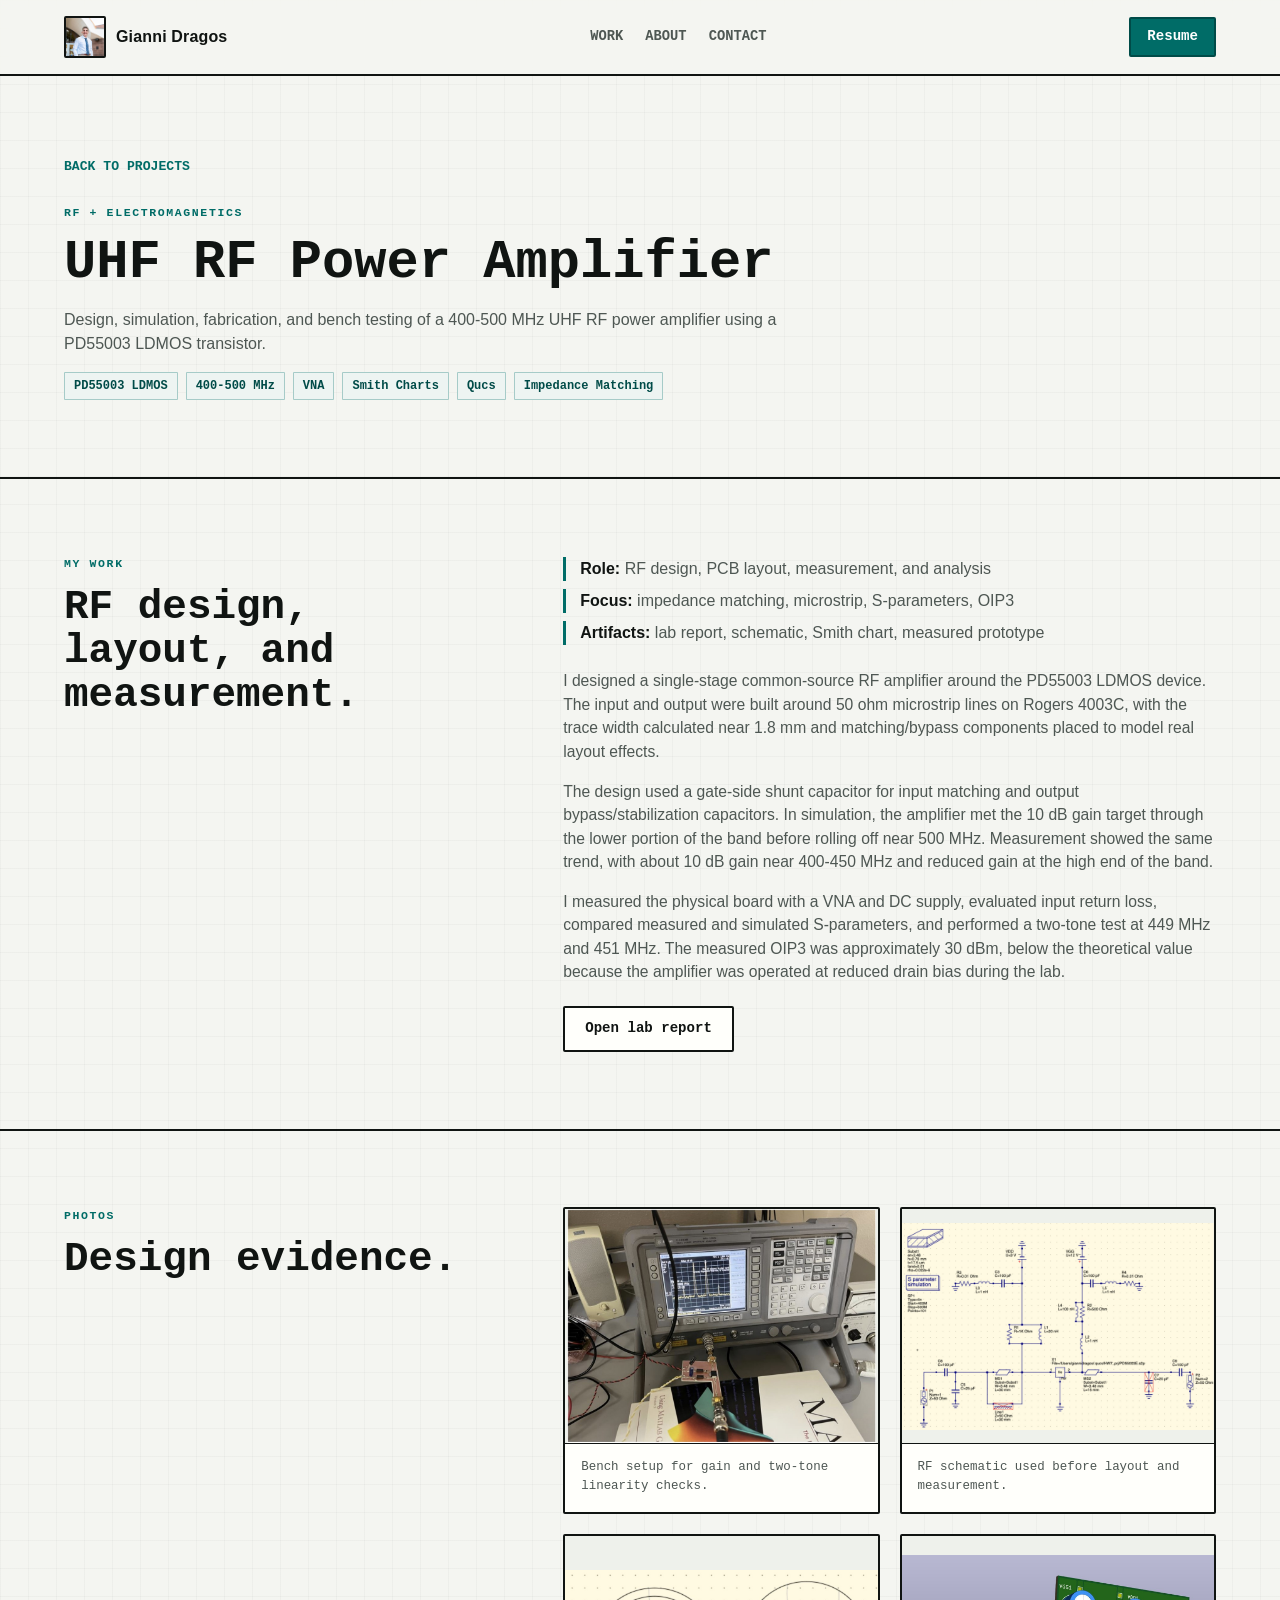
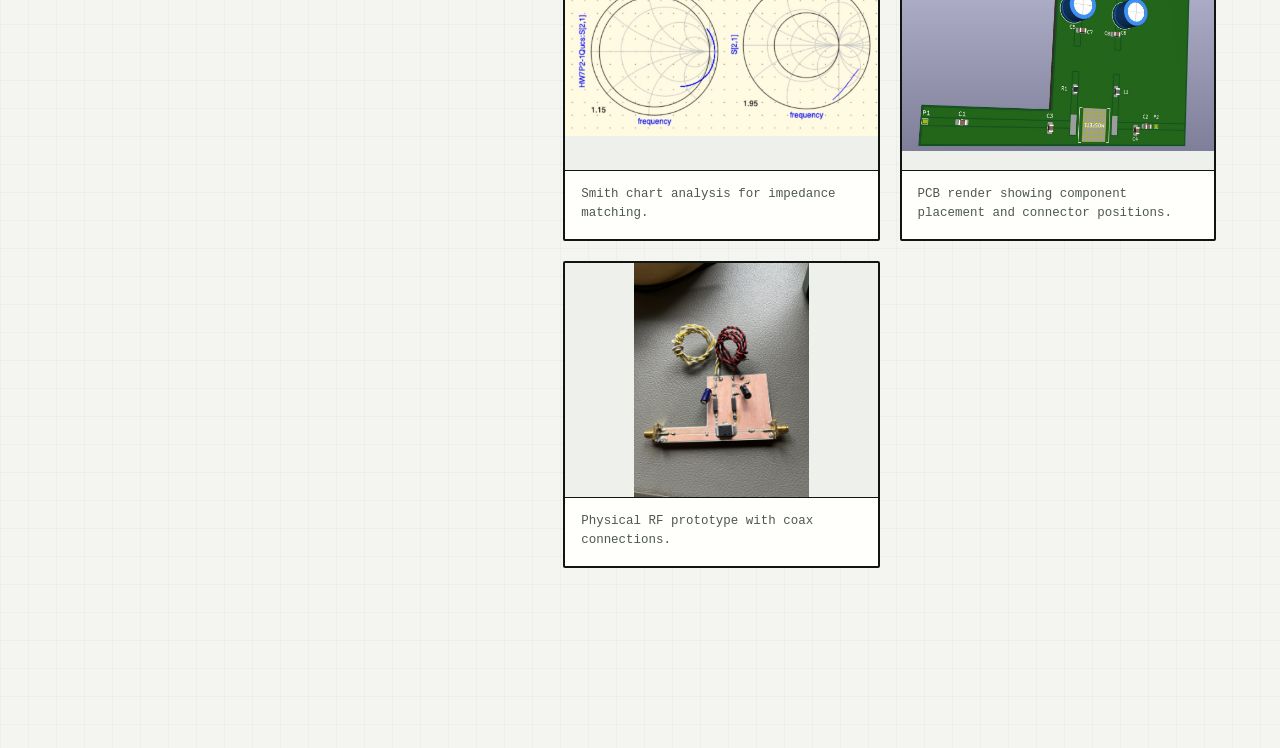
<file: projects/rf-design.html>
<!doctype html>
<html lang="en">
  <head>
    <meta charset="utf-8">
    <meta name="viewport" content="width=device-width, initial-scale=1">
    <title>UHF RF Power Amplifier | Gianni Dragos</title>
    <meta
      name="description"
      content="UHF RF power amplifier project by Gianni Dragos, including PD55003 LDMOS design, Qucs simulation, VNA measurement, Smith chart analysis, PCB layout, and OIP3 testing."
    >
    <link rel="stylesheet" href="../styles.css">
  </head>
  <body>
    <header class="site-header">
      <a class="brand" href="../index.html#home" aria-label="Go to home">
        <img class="brand-photo" src="../assets/portrait-professional.jpg" alt="Portrait of Gianni Dragos" width="42" height="42">
        <span>Gianni Dragos</span>
      </a>
      <nav class="nav" aria-label="Primary navigation">
        <a href="../index.html#work">Work</a>
        <a href="../index.html#about">About</a>
        <a href="../index.html#contact">Contact</a>
      </nav>
      <a class="button button-small" href="../assets/GianniDragosResume.pdf" target="_blank" rel="noreferrer">Resume</a>
    </header>

    <main class="case-page">
      <section class="case-hero">
        <a class="back-link" href="../index.html#work">Back to projects</a>
        <p class="eyebrow">RF + Electromagnetics</p>
        <h1>UHF RF Power Amplifier</h1>
        <p>
          Design, simulation, fabrication, and bench testing of a 400-500 MHz
          UHF RF power amplifier using a PD55003 LDMOS transistor.
        </p>
        <div class="tag-row">
          <span>PD55003 LDMOS</span>
          <span>400-500 MHz</span>
          <span>VNA</span>
          <span>Smith Charts</span>
          <span>Qucs</span>
          <span>Impedance Matching</span>
        </div>
      </section>

      <section class="case-section">
        <div>
          <p class="eyebrow">My work</p>
          <h2>RF design, layout, and measurement.</h2>
        </div>
        <div class="case-copy">
          <ul class="case-facts">
            <li><b>Role:</b> RF design, PCB layout, measurement, and analysis</li>
            <li><b>Focus:</b> impedance matching, microstrip, S-parameters, OIP3</li>
            <li><b>Artifacts:</b> lab report, schematic, Smith chart, measured prototype</li>
          </ul>
          <p>
            I designed a single-stage common-source RF amplifier around the
            PD55003 LDMOS device. The input and output were built around 50 ohm
            microstrip lines on Rogers 4003C, with the trace width calculated
            near 1.8 mm and matching/bypass components placed to model real
            layout effects.
          </p>
          <p>
            The design used a gate-side shunt capacitor for input matching and
            output bypass/stabilization capacitors. In simulation, the amplifier
            met the 10 dB gain target through the lower portion of the band
            before rolling off near 500 MHz. Measurement showed the same trend,
            with about 10 dB gain near 400-450 MHz and reduced gain at the high
            end of the band.
          </p>
          <p>
            I measured the physical board with a VNA and DC supply, evaluated
            input return loss, compared measured and simulated S-parameters, and
            performed a two-tone test at 449 MHz and 451 MHz. The measured OIP3
            was approximately 30 dBm, below the theoretical value because the
            amplifier was operated at reduced drain bias during the lab.
          </p>
          <a class="button button-muted inline-button" href="../assets/ee412-uhf-power-amp.pdf" target="_blank" rel="noreferrer">Open lab report</a>
        </div>
      </section>

      <section class="case-section">
        <div>
          <p class="eyebrow">Photos</p>
          <h2>Design evidence.</h2>
        </div>
        <div class="gallery-grid">
          <figure>
            <img src="../assets/rf-measurement-bench.jpg" alt="RF power amplifier board connected to a spectrum analyzer on the lab bench">
            <figcaption>
              Bench setup for gain and two-tone linearity checks.
            </figcaption>
          </figure>
          <figure>
            <img src="../assets/rf-schematic.jpg" alt="RF circuit schematic with matching and resonant components">
            <figcaption>
              RF schematic used before layout and measurement.
            </figcaption>
          </figure>
          <figure>
            <img src="../assets/rf-smith.jpg" alt="Smith chart measurement plots for RF design work">
            <figcaption>
              Smith chart analysis for impedance matching.
            </figcaption>
          </figure>
          <figure>
            <img src="../assets/rf-render.jpg" alt="Rendered RF PCB assembly">
            <figcaption>
              PCB render showing component placement and connector positions.
            </figcaption>
          </figure>
          <figure>
            <img src="../assets/rf-prototype.jpg" alt="Physical RF prototype board with coax leads">
            <figcaption>
              Physical RF prototype with coax connections.
            </figcaption>
          </figure>
        </div>
      </section>
    </main>
    <script src="../script.js"></script>
  </body>
</html>
</file>
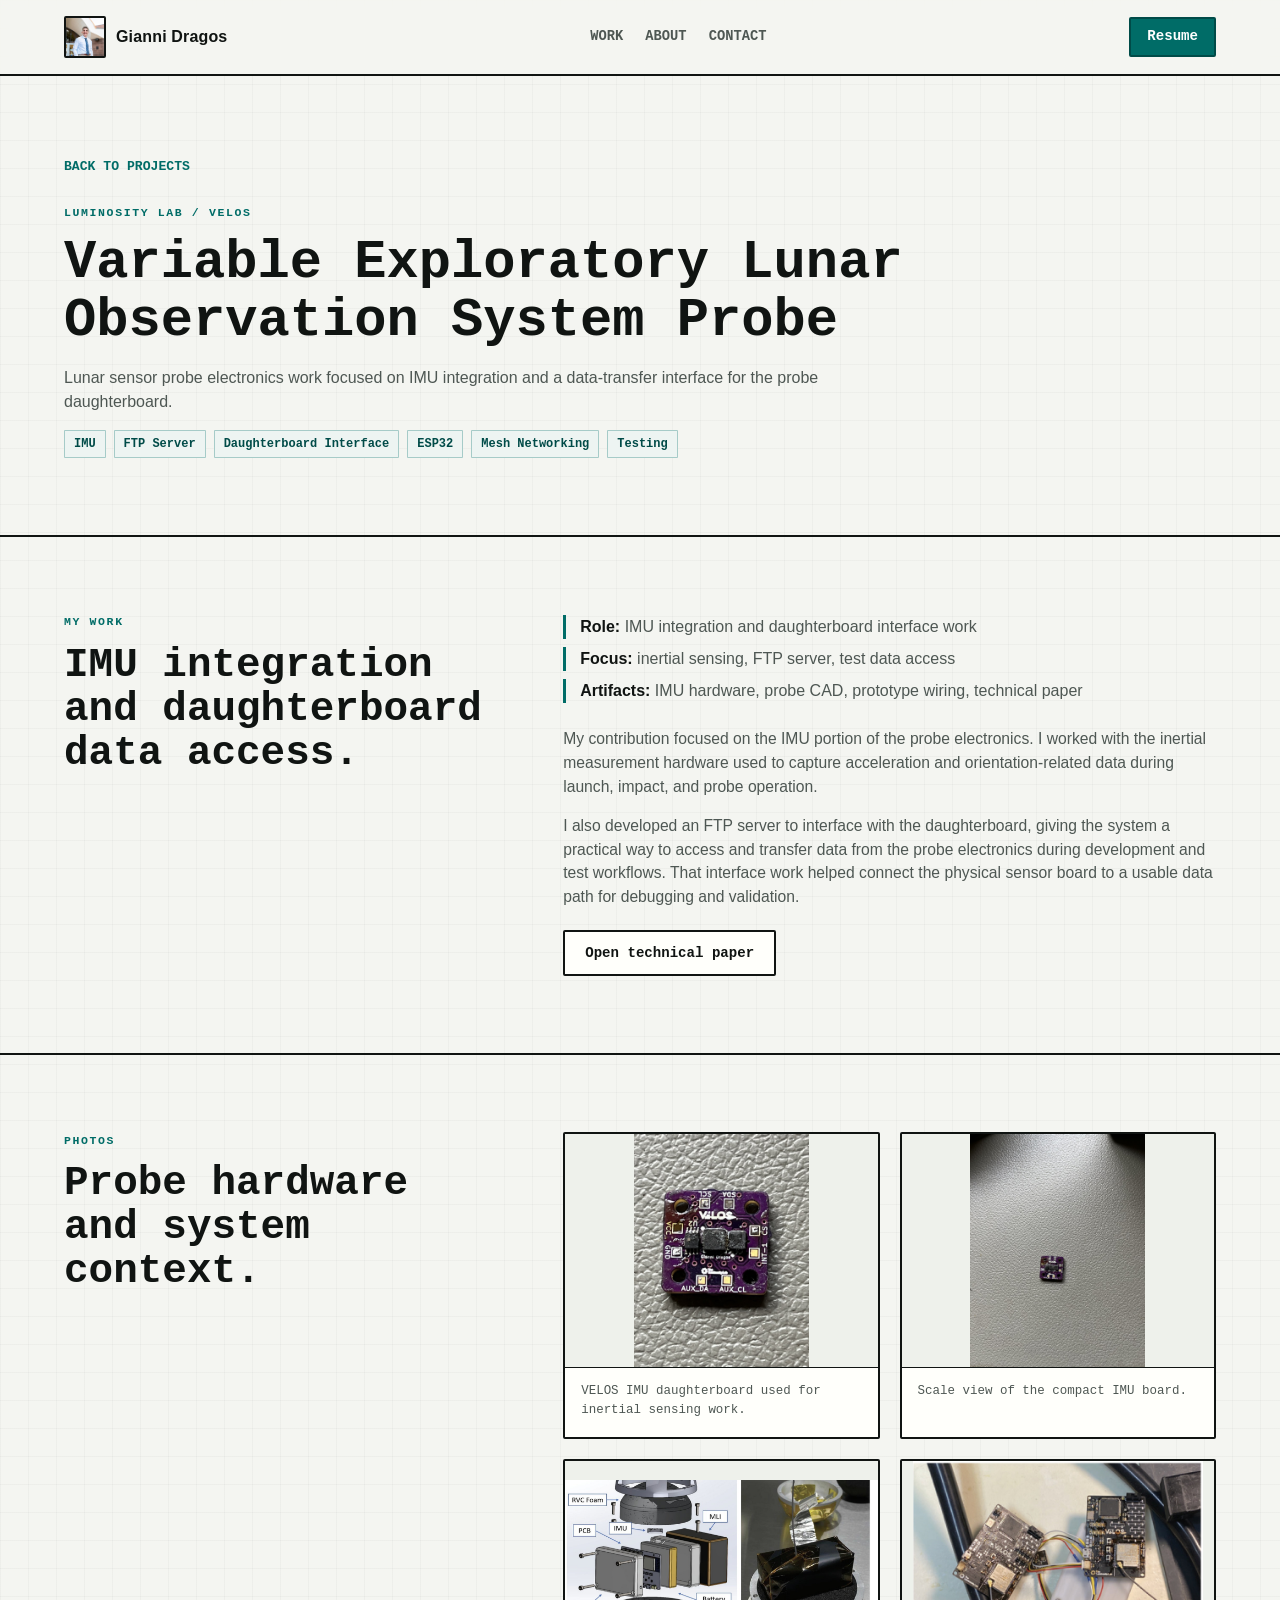
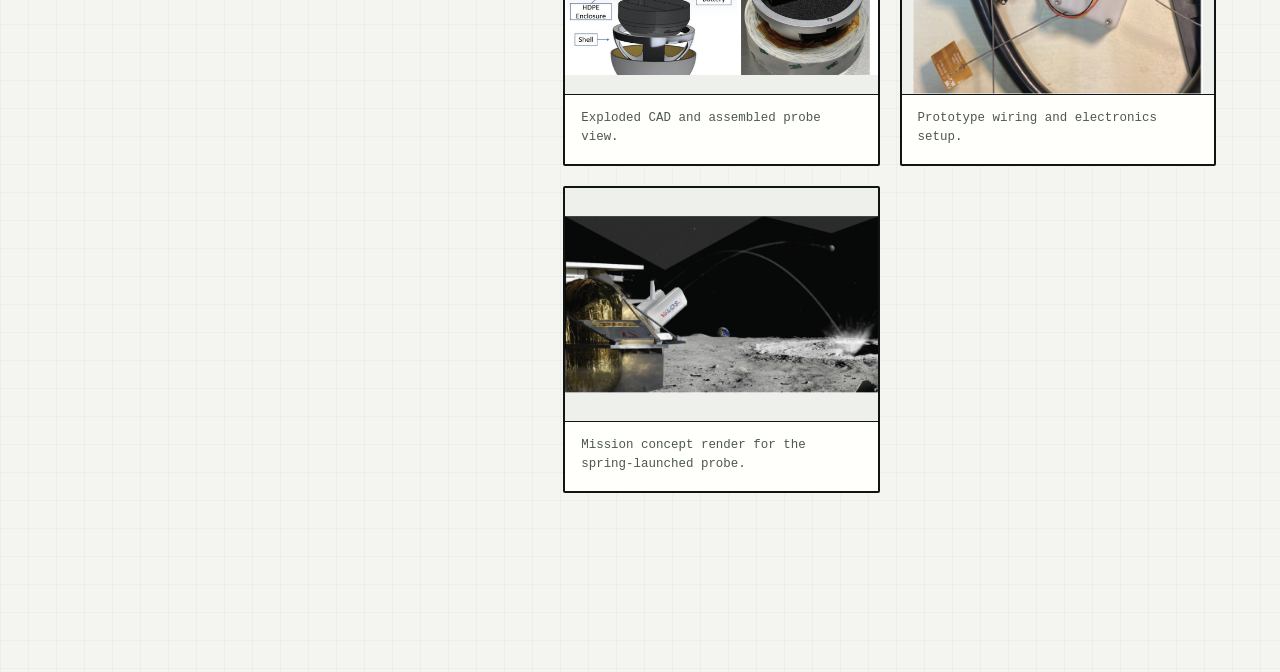
<file: projects/velos.html>
<!doctype html>
<html lang="en">
  <head>
    <meta charset="utf-8">
    <meta name="viewport" content="width=device-width, initial-scale=1">
    <title>VELOS Probe | Gianni Dragos</title>
    <meta
      name="description"
      content="VELOS lunar probe project by Gianni Dragos, covering IMU integration, daughterboard interface work, FTP server development, embedded electronics, and lunar sensor probe testing."
    >
    <link rel="stylesheet" href="../styles.css">
  </head>
  <body>
    <header class="site-header">
      <a class="brand" href="../index.html#home" aria-label="Go to home">
        <img class="brand-photo" src="../assets/portrait-professional.jpg" alt="Portrait of Gianni Dragos" width="42" height="42">
        <span>Gianni Dragos</span>
      </a>
      <nav class="nav" aria-label="Primary navigation">
        <a href="../index.html#work">Work</a>
        <a href="../index.html#about">About</a>
        <a href="../index.html#contact">Contact</a>
      </nav>
      <a class="button button-small" href="../assets/GianniDragosResume.pdf" target="_blank" rel="noreferrer">Resume</a>
    </header>

    <main class="case-page">
      <section class="case-hero">
        <a class="back-link" href="../index.html#work">Back to projects</a>
        <p class="eyebrow">Luminosity Lab / VELOS</p>
        <h1>Variable Exploratory Lunar Observation System Probe</h1>
        <p>
          Lunar sensor probe electronics work focused on IMU integration and
          a data-transfer interface for the probe daughterboard.
        </p>
        <div class="tag-row">
          <span>IMU</span>
          <span>FTP Server</span>
          <span>Daughterboard Interface</span>
          <span>ESP32</span>
          <span>Mesh Networking</span>
          <span>Testing</span>
        </div>
      </section>

      <section class="case-section">
        <div>
          <p class="eyebrow">My work</p>
          <h2>IMU integration and daughterboard data access.</h2>
        </div>
        <div class="case-copy">
          <ul class="case-facts">
            <li><b>Role:</b> IMU integration and daughterboard interface work</li>
            <li><b>Focus:</b> inertial sensing, FTP server, test data access</li>
            <li><b>Artifacts:</b> IMU hardware, probe CAD, prototype wiring, technical paper</li>
          </ul>
          <p>
            My contribution focused on the IMU portion of the probe electronics.
            I worked with the inertial measurement hardware used to capture
            acceleration and orientation-related data during launch, impact, and
            probe operation.
          </p>
          <p>
            I also developed an FTP server to interface with the daughterboard,
            giving the system a practical way to access and transfer data from
            the probe electronics during development and test workflows. That
            interface work helped connect the physical sensor board to a usable
            data path for debugging and validation.
          </p>
          <a class="button button-muted inline-button" href="https://bigidea.nianet.org/wp-content/uploads/2020-BIG-Idea-Technical-Paper_ASU.pdf" target="_blank" rel="noreferrer">Open technical paper</a>
        </div>
      </section>

      <section class="case-section">
        <div>
          <p class="eyebrow">Photos</p>
          <h2>Probe hardware and system context.</h2>
        </div>
        <div class="gallery-grid">
          <figure>
            <img src="../assets/velos-imu-close.jpg" alt="Close-up of a purple VELOS IMU daughterboard">
            <figcaption>
              VELOS IMU daughterboard used for inertial sensing work.
            </figcaption>
          </figure>
          <figure>
            <img src="../assets/velos-imu-scale.jpg" alt="Small VELOS IMU board on a tabletop">
            <figcaption>
              Scale view of the compact IMU board.
            </figcaption>
          </figure>
          <figure>
            <img src="../assets/velos-cad.jpg" alt="Exploded CAD view and assembled VELOS probe">
            <figcaption>
              Exploded CAD and assembled probe view.
            </figcaption>
          </figure>
          <figure>
            <img src="../assets/velos-breadboard.jpg" alt="VELOS prototype electronics wiring on a desk">
            <figcaption>
              Prototype wiring and electronics setup.
            </figcaption>
          </figure>
          <figure>
            <img src="../assets/velos-moon-render.jpg" alt="VELOS probe concept rendering on a lunar surface">
            <figcaption>
              Mission concept render for the spring-launched probe.
            </figcaption>
          </figure>
        </div>
      </section>
    </main>
    <script src="../script.js"></script>
  </body>
</html>
</file>
<file: styles.css>
:root {
  --bg: #f4f5f1;
  --surface: #fffffb;
  --text: #101412;
  --muted: #4e5753;
  --line: #c8cec8;
  --line-strong: #101412;
  --accent: #006c67;
  --accent-strong: #004b48;
  --accent-soft: #e1eeeb;
  --shadow: 8px 8px 0 rgba(16, 20, 18, 0.12);
  --mono: Menlo, Monaco, Consolas, "Liberation Mono", monospace;
  --heading: "DIN Alternate", "Avenir Next Condensed", "Arial Narrow", "Helvetica Neue", Arial, sans-serif;
}

* {
  box-sizing: border-box;
}

html {
  scroll-behavior: smooth;
}

body {
  margin: 0;
  background:
    linear-gradient(rgba(16, 20, 18, 0.028) 1px, transparent 1px),
    linear-gradient(90deg, rgba(16, 20, 18, 0.028) 1px, transparent 1px),
    var(--bg);
  background-size: 28px 28px;
  color: var(--text);
  font-family: "Helvetica Neue", Arial, sans-serif;
  line-height: 1.5;
}

a {
  color: inherit;
  text-decoration: none;
}

input,
textarea,
button {
  font: inherit;
}

.site-header {
  position: sticky;
  top: 0;
  z-index: 10;
  display: flex;
  align-items: center;
  justify-content: space-between;
  gap: 24px;
  padding: 16px clamp(18px, 5vw, 72px);
  background: rgba(244, 245, 241, 0.94);
  border-bottom: 2px solid var(--line-strong);
  backdrop-filter: blur(10px);
}

.brand {
  display: inline-flex;
  align-items: center;
  gap: 10px;
  font-weight: 800;
  letter-spacing: 0.01em;
}

.site-header .brand-photo {
  display: block;
  width: 42px;
  height: 42px;
  min-width: 42px;
  max-width: 42px;
  border: 2px solid var(--line-strong);
  border-radius: 2px;
  object-fit: cover;
}

.nav {
  display: flex;
  gap: 22px;
  color: var(--muted);
  font-family: var(--mono);
  font-size: 0.86rem;
  font-weight: 700;
  text-transform: uppercase;
}

.nav a:hover,
.social-links a:hover {
  color: var(--accent);
}

.button {
  display: inline-flex;
  align-items: center;
  justify-content: center;
  min-height: 46px;
  padding: 0 20px;
  border: 2px solid var(--accent-strong);
  border-radius: 2px;
  background: var(--accent);
  color: #fff;
  font-family: var(--mono);
  font-size: 0.88rem;
  font-weight: 800;
  cursor: pointer;
  transition: background 140ms ease, color 140ms ease;
}

.button:hover {
  background: var(--accent-strong);
}

.button-small {
  min-height: 40px;
  padding: 0 16px;
}

.button-muted {
  background: var(--surface);
  color: var(--text);
  border: 2px solid var(--line-strong);
}

.button-muted:hover {
  background: var(--text);
  color: var(--text);
  color: #fff;
}

.hero {
  display: grid;
  grid-template-columns: minmax(0, 1.08fr) minmax(320px, 0.72fr);
  gap: clamp(28px, 5vw, 64px);
  align-items: center;
  min-height: calc(100vh - 72px);
  padding: clamp(44px, 6vw, 78px) clamp(18px, 5vw, 72px);
}

.eyebrow {
  margin: 0 0 12px;
  color: var(--accent);
  font-family: var(--mono);
  font-size: 0.72rem;
  font-weight: 800;
  letter-spacing: 0.14em;
  text-transform: uppercase;
}

h1,
h2,
h3,
p {
  overflow-wrap: anywhere;
}

h1,
h2,
h3 {
  font-family: var(--mono);
  font-weight: 800;
  margin: 0;
  line-height: 1.08;
}

h1 {
  max-width: 820px;
  font-size: clamp(2.05rem, 4.2vw, 3.55rem);
  letter-spacing: 0;
}

h2 {
  font-size: clamp(1.55rem, 3vw, 2.65rem);
}

h3 {
  font-size: 1.15rem;
}

.hero-text {
  max-width: 660px;
  margin: 20px 0 0;
  color: var(--muted);
  font-size: 1rem;
}

.hero-actions {
  display: flex;
  flex-wrap: wrap;
  gap: 14px;
  margin-top: 28px;
}

.hero-panel {
  display: grid;
  gap: 14px;
  padding: 16px;
  border: 2px solid var(--line-strong);
  border-radius: 2px;
  background: var(--surface);
  box-shadow: var(--shadow);
}

.hero-image {
  display: block;
  width: 100%;
  aspect-ratio: 16 / 10;
  border: 1px solid var(--line-strong);
  border-radius: 1px;
  object-fit: cover;
}

.metric-grid {
  display: grid;
  grid-template-columns: repeat(3, 1fr);
  gap: 8px;
}

.metric-grid div {
  min-width: 0;
  padding: 12px 10px;
  border: 1px solid var(--line-strong);
  border-radius: 1px;
  background: #f7f8f4;
  color: var(--text);
}

.metric-grid strong {
  display: block;
  font-family: var(--mono);
  font-size: clamp(1.35rem, 3vw, 2rem);
}

.metric-grid span {
  color: var(--muted);
  font-family: var(--mono);
  font-size: 0.72rem;
  text-transform: uppercase;
}

.availability {
  display: flex;
  align-items: center;
  gap: 10px;
  color: var(--muted);
  font-weight: 700;
}

.status-dot {
  width: 10px;
  height: 10px;
  border-radius: 999px;
  background: #B35512;
  box-shadow: 0 0 0 4px rgba(135, 74, 28, 0.12);
}

.section {
  padding: clamp(52px, 7vw, 92px) clamp(18px, 5vw, 72px);
}

.section-heading {
  max-width: 760px;
}

.section-heading p:not(.eyebrow),
.contact-section p,
.about-copy p {
  color: var(--muted);
  font-size: 0.98rem;
}

.project-grid {
  display: grid;
  grid-template-columns: repeat(2, minmax(0, 1fr));
  gap: 20px;
  margin-top: 32px;
}

.project-card {
  overflow: hidden;
  border: 2px solid var(--line-strong);
  border-radius: 2px;
  background: var(--surface);
  box-shadow: none;
  transition: border-color 140ms ease, box-shadow 140ms ease;
}

.project-card:hover {
  border-color: var(--accent);
  box-shadow: var(--shadow);
}

.project-preview {
  display: block;
  width: 100%;
  aspect-ratio: 16 / 10;
  background: #e7eee9;
  object-fit: cover;
  border-bottom: 2px solid var(--line-strong);
}

.project-body {
  padding: 20px;
}

.project-body p {
  color: var(--muted);
}

.project-type {
  margin: 0 0 8px;
  color: var(--accent);
  font-family: var(--mono);
  font-size: 0.7rem;
  font-weight: 800;
  letter-spacing: 0.12em;
  text-transform: uppercase;
}

.tag-row,
.skills {
  display: flex;
  flex-wrap: wrap;
  gap: 8px;
}

.tag-row span,
.skills span {
  display: inline-flex;
  min-height: 28px;
  align-items: center;
  padding: 0 9px;
  border: 1px solid rgba(0, 108, 103, 0.3);
  border-radius: 1px;
  background: #edf4f2;
  color: var(--accent-strong);
  font-family: var(--mono);
  font-size: 0.75rem;
  font-weight: 800;
}

.project-links {
  display: flex;
  flex-wrap: wrap;
  gap: 14px;
  margin-top: 18px;
}

.project-links a {
  color: var(--accent);
  font-family: var(--mono);
  font-size: 0.84rem;
  font-weight: 800;
  text-transform: uppercase;
}

.project-links a:hover {
  color: var(--accent-strong);
}

.case-page {
  padding-bottom: clamp(56px, 8vw, 104px);
}

.case-hero,
.case-section {
  padding: clamp(42px, 6vw, 78px) clamp(18px, 5vw, 72px);
}

.case-hero {
  max-width: 1120px;
}

.case-hero h1 {
  max-width: 950px;
}

.case-hero p:not(.eyebrow) {
  max-width: 780px;
  color: var(--muted);
  font-size: 1rem;
}

.back-link {
  display: inline-flex;
  margin-bottom: 28px;
  color: var(--accent);
  font-family: var(--mono);
  font-size: 0.82rem;
  font-weight: 800;
  text-transform: uppercase;
}

.back-link:hover {
  color: var(--accent-strong);
}

.case-section {
  display: grid;
  grid-template-columns: minmax(0, 0.8fr) minmax(0, 1.2fr);
  gap: clamp(24px, 5vw, 72px);
  border-top: 2px solid var(--line-strong);
}

.case-section h2 {
  font-size: clamp(1.8rem, 3.2vw, 3rem);
}

.case-copy {
  display: grid;
  gap: 16px;
  align-content: start;
}

.case-copy p {
  margin: 0;
  color: var(--muted);
  font-size: 0.98rem;
}

.case-facts {
  display: grid;
  gap: 8px;
  margin: 2px 0 8px;
  padding: 0;
  color: var(--muted);
  list-style: none;
}

.case-facts li {
  padding-left: 14px;
  border-left: 3px solid var(--accent);
}

.case-facts b {
  color: var(--text);
}

.inline-button {
  justify-self: start;
  margin-top: 6px;
}

.button-row {
  display: flex;
  flex-wrap: wrap;
  gap: 12px;
}

.gallery-grid {
  display: grid;
  grid-template-columns: repeat(2, minmax(0, 1fr));
  gap: 20px;
}

.gallery-grid figure {
  overflow: hidden;
  margin: 0;
  border: 2px solid var(--line-strong);
  border-radius: 2px;
  background: var(--surface);
  box-shadow: none;
}

.gallery-grid img {
  display: block;
  width: 100%;
  aspect-ratio: 4 / 3;
  background: #eef1eb;
  object-fit: contain;
  border-bottom: 1px solid var(--line-strong);
  cursor: zoom-in;
}

.gallery-grid figcaption {
  padding: 14px 16px 16px;
  color: var(--muted);
  font-family: var(--mono);
  font-size: 0.78rem;
  line-height: 1.55;
}

.image-lightbox {
  position: fixed;
  inset: 0;
  z-index: 50;
  display: grid;
  place-items: center;
  padding: clamp(18px, 4vw, 48px);
  background: rgba(16, 20, 18, 0.78);
  opacity: 0;
  pointer-events: none;
  transition: opacity 160ms ease;
}

.image-lightbox.is-open {
  opacity: 1;
  pointer-events: auto;
}

.image-lightbox-panel {
  position: relative;
  max-width: min(1100px, 94vw);
  max-height: 90vh;
  border: 2px solid var(--line-strong);
  border-radius: 2px;
  background: var(--surface);
  box-shadow: 10px 10px 0 rgba(0, 0, 0, 0.28);
  transform: scale(0.98);
  transition: transform 160ms ease;
}

.image-lightbox.is-open .image-lightbox-panel {
  transform: scale(1);
}

.image-lightbox img {
  display: block;
  max-width: min(1100px, 94vw);
  max-height: calc(90vh - 96px);
  width: auto;
  height: auto;
  background: #eef1eb;
  object-fit: contain;
}

.image-lightbox-caption {
  margin: 0;
  padding: 14px 16px 16px;
  border-top: 1px solid var(--line-strong);
  color: var(--muted);
  font-family: var(--mono);
  font-size: 0.8rem;
  line-height: 1.55;
}

.image-lightbox-close {
  position: absolute;
  top: 10px;
  right: 10px;
  display: inline-flex;
  align-items: center;
  justify-content: center;
  width: 38px;
  height: 38px;
  border: 2px solid var(--line-strong);
  border-radius: 2px;
  background: var(--surface);
  color: var(--text);
  font-family: var(--mono);
  font-size: 1.2rem;
  font-weight: 800;
  cursor: pointer;
}

.image-lightbox-close:hover {
  background: var(--accent);
  color: #fff;
}

.project-more {
  margin-top: 18px;
  border-top: 1px solid var(--line);
  padding-top: 16px;
}

.project-more summary {
  display: inline-flex;
  align-items: center;
  color: var(--accent);
  font-weight: 800;
  cursor: pointer;
  list-style: none;
}

.project-more summary::-webkit-details-marker {
  display: none;
}

.project-more summary::after {
  content: "+";
  margin-left: 8px;
  font-weight: 900;
}

.project-more[open] summary::after {
  content: "-";
}

.project-more div {
  display: grid;
  gap: 12px;
  margin-top: 12px;
}

.project-more p {
  margin: 0;
}

.split-section {
  display: grid;
  grid-template-columns: minmax(0, 0.95fr) minmax(0, 1.05fr);
  gap: clamp(24px, 5vw, 72px);
  border-top: 2px solid var(--line-strong);
  border-bottom: 2px solid var(--line-strong);
  background: rgba(255, 255, 251, 0.78);
}

.about-copy p {
  margin-top: 0;
}

.skills {
  margin-top: 24px;
}

.contact-section {
  display: grid;
  grid-template-columns: minmax(0, 1fr) minmax(280px, 0.48fr);
  gap: clamp(24px, 5vw, 64px);
  align-items: center;
  border-top: 2px solid var(--line-strong);
  border-bottom: 2px solid var(--line-strong);
  background:
    linear-gradient(rgba(255, 255, 255, 0.04) 1px, transparent 1px),
    linear-gradient(90deg, rgba(255, 255, 255, 0.04) 1px, transparent 1px),
    var(--text);
  background-size: 28px 28px;
  color: #fffffb;
}

.contact-section .eyebrow {
  color: #74c7c1;
}

.contact-section h2 {
  max-width: 760px;
}

.contact-section p:not(.eyebrow) {
  max-width: 760px;
  color: rgba(255, 255, 251, 0.72);
}

.contact-card {
  display: grid;
  gap: 10px;
  padding: 20px;
  border: 2px solid rgba(255, 255, 251, 0.86);
  border-radius: 2px;
  background: rgba(255, 255, 251, 0.04);
  box-shadow: 8px 8px 0 rgba(0, 0, 0, 0.25);
}

.contact-label {
  margin: 0 0 6px;
  color: #74c7c1;
  font-family: var(--mono);
  font-size: 0.72rem;
  font-weight: 800;
  letter-spacing: 0.12em;
  text-transform: uppercase;
}

.contact-value {
  color: #fffffb;
  font-family: var(--mono);
  font-size: clamp(0.88rem, 2vw, 1.05rem);
  font-weight: 800;
  overflow-wrap: anywhere;
}

.contact-value:hover {
  color: #74c7c1;
}

.site-footer {
  display: flex;
  align-items: center;
  justify-content: space-between;
  gap: 18px;
  padding: 28px clamp(18px, 5vw, 72px);
  border-top: 2px solid var(--line-strong);
  color: var(--muted);
}

.social-links {
  display: flex;
  flex-wrap: wrap;
  gap: 16px;
  font-family: var(--mono);
  font-size: 0.84rem;
  font-weight: 800;
  text-transform: uppercase;
}

@media (max-width: 900px) {
  .site-header {
    flex-wrap: wrap;
  }

  .nav {
    order: 3;
    width: 100%;
  }

  .hero,
  .split-section,
  .contact-section,
  .case-section {
    grid-template-columns: 1fr;
  }

  .hero {
    min-height: auto;
  }

  .project-grid {
    grid-template-columns: 1fr;
  }

  .gallery-grid {
    grid-template-columns: 1fr;
  }
}

@media (max-width: 560px) {
  .site-header {
    gap: 14px;
  }

  .brand {
    width: 100%;
  }

  .nav {
    justify-content: space-between;
  }

  .site-header .button {
    width: 100%;
  }

  h1 {
    font-size: 3rem;
  }

  .hero-actions .button,
  .contact-actions .button {
    width: 100%;
  }

  .metric-grid {
    grid-template-columns: 1fr;
  }

  .site-footer {
    align-items: flex-start;
    flex-direction: column;
  }
}
</file>
<file: design-options/project-layouts.css>
:root {
  --ink: #111412;
  --muted: #5a625d;
  --paper: #f5f6f2;
  --white: #fffffb;
  --line: #141816;
  --accent: #006c67;
  --soft: #e7eeeb;
  --mono: Menlo, Monaco, Consolas, "Liberation Mono", monospace;
  --sans: "Helvetica Neue", Arial, sans-serif;
}

* {
  box-sizing: border-box;
}

body {
  margin: 0;
  background: var(--paper);
  color: var(--ink);
  font-family: var(--sans);
  line-height: 1.48;
}

a {
  color: inherit;
  text-decoration: none;
}

img {
  max-width: 100%;
}

.option-shell {
  min-height: 100vh;
}

.option-header {
  display: flex;
  align-items: center;
  justify-content: space-between;
  gap: 24px;
  padding: 18px clamp(18px, 5vw, 64px);
  border-bottom: 2px solid var(--line);
  background: var(--white);
}

.option-brand {
  display: inline-flex;
  align-items: center;
  gap: 10px;
  font-weight: 800;
}

.option-brand img {
  width: 42px;
  height: 42px;
  border: 2px solid var(--line);
  object-fit: cover;
}

.option-nav {
  display: flex;
  flex-wrap: wrap;
  gap: 16px;
  color: var(--muted);
  font-family: var(--mono);
  font-size: 0.8rem;
  font-weight: 800;
  text-transform: uppercase;
}

.option-pillrow {
  display: flex;
  flex-wrap: wrap;
  gap: 8px;
}

.option-pillrow span {
  border: 1px solid rgba(0, 108, 103, 0.35);
  padding: 5px 8px;
  background: var(--soft);
  color: #004b48;
  font-family: var(--mono);
  font-size: 0.74rem;
  font-weight: 800;
}

.option-kicker {
  margin: 0 0 12px;
  color: var(--accent);
  font-family: var(--mono);
  font-size: 0.74rem;
  font-weight: 800;
  letter-spacing: 0.12em;
  text-transform: uppercase;
}

.option-title {
  margin: 0;
  font-family: var(--mono);
  font-size: clamp(2rem, 5vw, 4rem);
  line-height: 1.03;
}

.option-copy {
  color: var(--muted);
  font-size: 1rem;
}

.option-link {
  color: var(--accent);
  font-family: var(--mono);
  font-size: 0.82rem;
  font-weight: 800;
  text-transform: uppercase;
}

.option-button {
  display: inline-flex;
  align-items: center;
  min-height: 42px;
  border: 2px solid var(--line);
  padding: 0 14px;
  background: var(--accent);
  color: #fff;
  font-family: var(--mono);
  font-size: 0.82rem;
  font-weight: 800;
  text-transform: uppercase;
}

.option-caption {
  margin: 0;
  color: var(--muted);
  font-family: var(--mono);
  font-size: 0.78rem;
}

/* Option 1: Case-file layout */
.casefile {
  background:
    linear-gradient(rgba(17, 20, 18, 0.03) 1px, transparent 1px),
    linear-gradient(90deg, rgba(17, 20, 18, 0.03) 1px, transparent 1px),
    var(--paper);
  background-size: 28px 28px;
}

.casefile-hero {
  display: grid;
  grid-template-columns: minmax(0, 0.9fr) minmax(340px, 1.1fr);
  gap: clamp(28px, 5vw, 72px);
  align-items: end;
  padding: clamp(44px, 7vw, 90px) clamp(18px, 5vw, 64px);
  border-bottom: 2px solid var(--line);
}

.casefile-media {
  border: 2px solid var(--line);
  background: var(--white);
  padding: 14px;
  box-shadow: 8px 8px 0 rgba(17, 20, 18, 0.12);
}

.casefile-media img {
  display: block;
  width: 100%;
  aspect-ratio: 16 / 10;
  border: 1px solid var(--line);
  object-fit: cover;
}

.casefile-body {
  display: grid;
  grid-template-columns: minmax(220px, 0.45fr) minmax(0, 1fr);
  gap: clamp(24px, 4vw, 56px);
  padding: clamp(38px, 6vw, 78px) clamp(18px, 5vw, 64px);
}

.simple-project-hero {
  display: block;
  max-width: 1060px;
}

.simple-project-body {
  display: block;
  max-width: 1060px;
}

.simple-facts {
  display: grid;
  gap: 8px;
  margin: 0;
  padding: 0;
  color: var(--muted);
  list-style: none;
}

.simple-facts li {
  padding-left: 14px;
  border-left: 3px solid var(--accent);
}

.simple-facts b {
  color: var(--ink);
}

.casefile-spec {
  position: sticky;
  top: 90px;
  align-self: start;
  border: 2px solid var(--line);
  background: var(--white);
}

.casefile-spec div {
  display: grid;
  gap: 4px;
  padding: 14px;
  border-bottom: 1px solid var(--line);
}

.casefile-spec div:last-child {
  border-bottom: 0;
}

.casefile-spec b {
  font-family: var(--mono);
  font-size: 0.72rem;
  text-transform: uppercase;
}

.casefile-section {
  display: grid;
  gap: 18px;
  margin-bottom: 42px;
}

.casefile-flow {
  display: grid;
  gap: 10px;
  margin: 0;
  padding: 0;
  list-style: none;
}

.casefile-flow li {
  display: grid;
  grid-template-columns: 82px minmax(0, 1fr);
  gap: 14px;
  padding: 12px 0;
  border-top: 1px solid rgba(20, 24, 22, 0.28);
}

.casefile-flow li:last-child {
  border-bottom: 1px solid rgba(20, 24, 22, 0.28);
}

.casefile-flow b {
  color: var(--accent);
  font-family: var(--mono);
  font-size: 0.74rem;
  text-transform: uppercase;
}

.casefile-flow span {
  color: var(--muted);
}

.casefile-gallery {
  display: grid;
  grid-template-columns: repeat(2, minmax(0, 1fr));
  gap: 18px;
}

.casefile-gallery figure {
  margin: 0;
  border: 2px solid var(--line);
  background: var(--white);
}

.casefile-gallery img {
  display: block;
  width: 100%;
  aspect-ratio: 4 / 3;
  border-bottom: 1px solid var(--line);
  object-fit: contain;
}

.casefile-gallery figcaption {
  padding: 12px;
}

/* Option 2: Lab notebook layout */
.labbook {
  background: #fbfaf4;
}

.labbook-main {
  max-width: 1180px;
  margin: 0 auto;
  padding: clamp(32px, 5vw, 64px) 18px 80px;
}

.labbook-sheet {
  border: 2px solid var(--line);
  background:
    linear-gradient(90deg, rgba(0, 108, 103, 0.05) 1px, transparent 1px),
    linear-gradient(rgba(0, 108, 103, 0.05) 1px, transparent 1px),
    var(--white);
  background-size: 24px 24px;
  box-shadow: 10px 10px 0 rgba(17, 20, 18, 0.12);
}

.labbook-hero {
  display: grid;
  grid-template-columns: minmax(0, 1fr) 320px;
  gap: 28px;
  padding: clamp(24px, 4vw, 46px);
  border-bottom: 2px solid var(--line);
}

.labbook-note {
  border-left: 4px solid var(--accent);
  padding-left: 16px;
  color: var(--muted);
}

.labbook-card {
  border: 2px solid var(--line);
  background: var(--white);
}

.labbook-card img {
  display: block;
  width: 100%;
  aspect-ratio: 4 / 3;
  border-bottom: 1px solid var(--line);
  object-fit: cover;
}

.labbook-card figcaption,
.labbook-card div {
  padding: 12px;
}

.labbook-section {
  display: grid;
  grid-template-columns: 180px minmax(0, 1fr);
  gap: clamp(22px, 4vw, 48px);
  padding: clamp(24px, 4vw, 46px);
  border-bottom: 2px solid var(--line);
}

.labbook-section:last-child {
  border-bottom: 0;
}

.labbook-section h2 {
  margin: 0;
  font-family: var(--mono);
  font-size: 1rem;
  text-transform: uppercase;
}

.labbook-grid {
  display: grid;
  grid-template-columns: repeat(3, minmax(0, 1fr));
  gap: 16px;
}

/* Option 3: Technical board layout */
.board {
  background: #101412;
  color: #f6f5ee;
}

.board .option-header {
  background: #151a17;
  border-color: rgba(246, 245, 238, 0.75);
}

.board .option-nav,
.board .option-copy,
.board .option-caption {
  color: rgba(246, 245, 238, 0.68);
}

.board-main {
  padding: clamp(36px, 6vw, 82px) clamp(18px, 5vw, 64px);
}

.board-grid {
  display: grid;
  grid-template-columns: minmax(0, 0.95fr) minmax(320px, 1.05fr);
  gap: 20px;
  align-items: stretch;
}

.board-panel {
  border: 1px solid rgba(116, 199, 193, 0.5);
  background:
    radial-gradient(circle at 20% 20%, rgba(116, 199, 193, 0.13), transparent 28%),
    #151a17;
  padding: clamp(22px, 4vw, 42px);
}

.board-panel.hero-panel-option {
  display: grid;
  align-content: space-between;
  min-height: 560px;
}

.board-photo {
  border: 1px solid rgba(246, 245, 238, 0.65);
  background: #0c0f0d;
  padding: 10px;
}

.board-photo img {
  display: block;
  width: 100%;
  aspect-ratio: 16 / 10;
  object-fit: cover;
}

.board-stat-grid {
  display: grid;
  grid-template-columns: repeat(3, 1fr);
  gap: 10px;
  margin-top: 24px;
}

.board-stat {
  border: 1px solid rgba(116, 199, 193, 0.42);
  padding: 12px;
}

.board-stat b {
  display: block;
  color: #74c7c1;
  font-family: var(--mono);
  font-size: 1.4rem;
}

.board-stack {
  display: grid;
  gap: 20px;
  margin-top: 20px;
}

.board-gallery {
  display: grid;
  grid-template-columns: repeat(4, minmax(0, 1fr));
  gap: 12px;
}

.board-gallery figure {
  margin: 0;
  border: 1px solid rgba(246, 245, 238, 0.45);
  background: #151a17;
}

.board-gallery img {
  display: block;
  width: 100%;
  aspect-ratio: 1;
  object-fit: cover;
}

.board-gallery figcaption {
  padding: 10px;
  color: rgba(246, 245, 238, 0.68);
}

@media (max-width: 900px) {
  .casefile-hero,
  .casefile-body,
  .labbook-hero,
  .labbook-section,
  .board-grid {
    grid-template-columns: 1fr;
  }

  .casefile-spec {
    position: static;
  }

  .casefile-gallery,
  .labbook-grid,
  .board-gallery {
    grid-template-columns: 1fr;
  }
}
</file>
